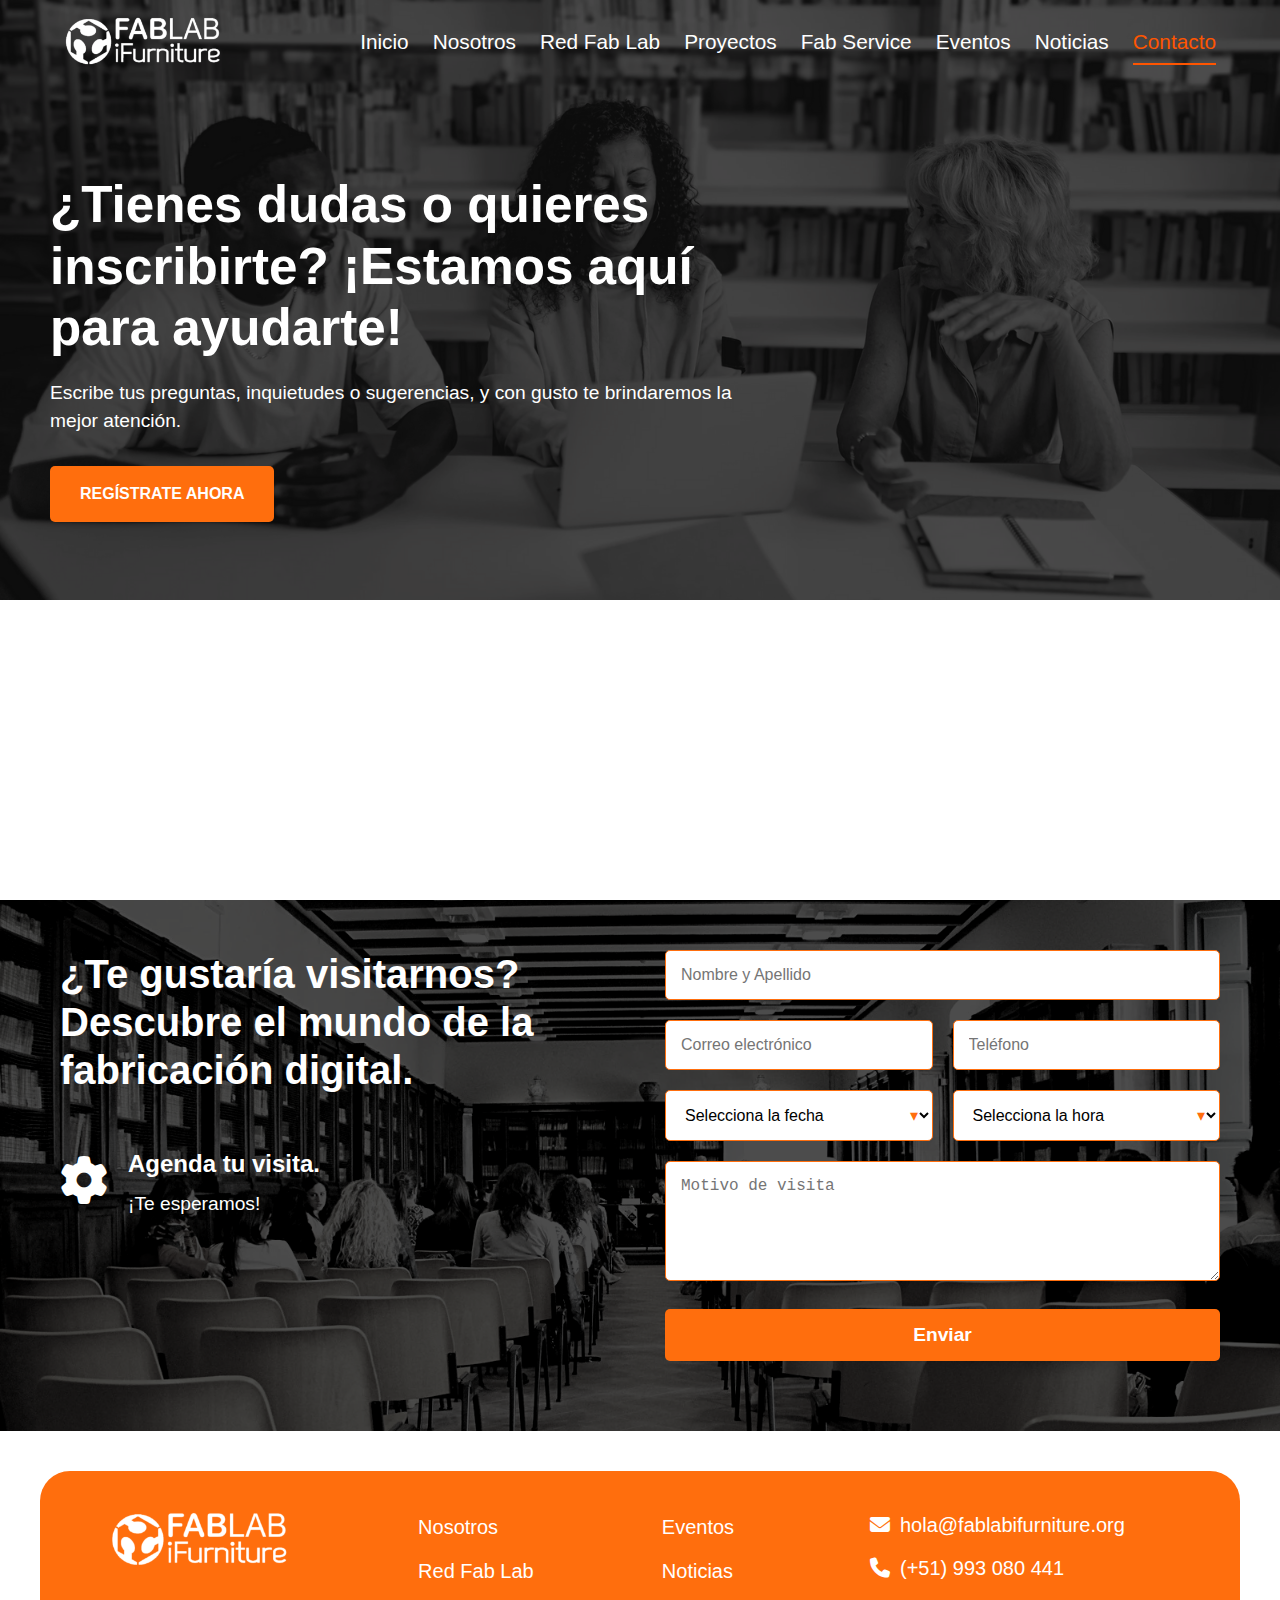
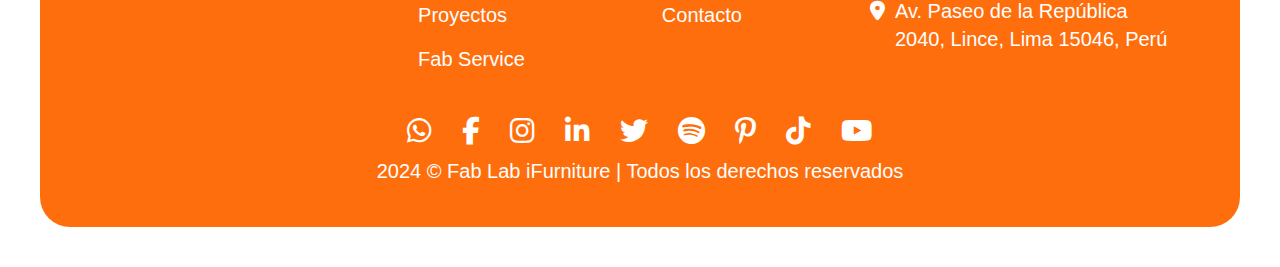
<file: contacto.html>
<!DOCTYPE html>
<html lang="es">
<head>
    <meta charset="UTF-8">
    <meta name="viewport" content="width=device-width, initial-scale=1.0">
    <title>Fab Lab iFurniture - Contacto</title>
    <link rel="icon" href="images/favicon.ico">
    <link rel="stylesheet" href="css/common.css">
    <link rel="stylesheet" href="css/contacto.css">
    <link rel="stylesheet" href="https://cdnjs.cloudflare.com/ajax/libs/font-awesome/6.2.0/css/all.min.css">
</head>
<body>
    <div id="navbar-container"></div>
    
    <header class="contact-header">
        <div class="header-content">
            <h1>¿Tienes dudas o quieres inscribirte? ¡Estamos aquí para ayudarte!</h1>
            <p>Escribe tus preguntas, inquietudes o sugerencias, y con gusto te brindaremos la mejor atención.</p>
            <a href="#contact-form" class="register-button">REGÍSTRATE AHORA</a>
        </div>
    </header>
    
    <section class="map-section">
        <iframe src="https://www.google.com/maps/embed?pb=!1m18!1m12!1m3!1d3901.20930953968!2d-77.02311078893953!3d-12.097818642804837!2m3!1f0!2f0!3f0!3m2!1i1024!2i768!4f13.1!3m3!1m2!1s0x9105c842d40367bd%3A0x20160a885b33ac3b!2sFab%20Lab%20Lima!5e0!3m2!1ses!2spe!4v1744935924320!5m2!1ses!2spe" width="600" height="550" style="border:0;" allowfullscreen="" loading="lazy" referrerpolicy="no-referrer-when-downgrade"></iframe>
    </section>
    
    <section id="contact-form" class="form-section">
        <div class="form-container">
            <div class="form-intro">
                <h2>¿Te gustaría visitarnos? Descubre el mundo de la fabricación digital.</h2>
                <div class="scheduling-info">
                    <div class="gear-icon">
                        <i class="fas fa-cog"></i>
                    </div>
                    <div class="scheduling-text">
                        <h3>Agenda tu visita.</h3>
                        <p>¡Te esperamos!</p>
                    </div>
                </div>
            </div>
            
            <div class="contact-form-wrapper">
                <form id="visitForm" class="contact-form">
                    <div class="form-group full-width">
                        <input type="text" id="name" name="name" placeholder="Nombre y Apellido" required>
                    </div>
                    
                    <div class="form-row">
                        <div class="form-group half-width">
                            <input type="email" id="email" name="email" placeholder="Correo electrónico" required>
                        </div>
                        <div class="form-group half-width">
                            <input type="tel" id="phone" name="phone" placeholder="Teléfono">
                        </div>
                    </div>
                    
                    <div class="form-row">
                        <div class="form-group half-width">
                            <div class="select-wrapper">
                                <select id="date" name="date" required>
                                    <option value="" disabled selected>Selecciona la fecha</option>
                                    <!-- Fechas se generarán con JavaScript -->
                                </select>
                                <div class="select-arrow">&#9662;</div>
                            </div>
                        </div>
                        <div class="form-group half-width">
                            <div class="select-wrapper">
                                <select id="time" name="time" required>
                                    <option value="" disabled selected>Selecciona la hora</option>
                                    <option value="09:00">09:00</option>
                                    <option value="10:00">10:00</option>
                                    <option value="11:00">11:00</option>
                                    <option value="12:00">12:00</option>
                                    <option value="13:00">13:00</option>
                                    <option value="14:00">14:00</option>
                                    <option value="15:00">15:00</option>
                                    <option value="16:00">16:00</option>
                                    <option value="17:00">17:00</option>
                                </select>
                                <div class="select-arrow">&#9662;</div>
                            </div>
                        </div>
                    </div>
                    
                    <div class="form-group full-width">
                        <textarea id="reason" name="reason" placeholder="Motivo de visita" rows="4"></textarea>
                    </div>
                    
                    <div class="form-group full-width">
                        <button type="submit" class="submit-button">Enviar</button>
                    </div>
                </form>
            </div>
        </div>
    </section>
    
    <div id="footer-container"></div>

    <script src="js/main.js"></script>
    <script src="js/nav.js"></script>
    <script src="js/components.js"></script>
    <script>
        // Generar fechas disponibles para los próximos 30 días
        document.addEventListener('DOMContentLoaded', function() {
            const dateSelect = document.getElementById('date');
            const today = new Date();
            
            for (let i = 1; i <= 30; i++) {
                const date = new Date(today);
                date.setDate(today.getDate() + i);
                
                // Skip weekends
                if (date.getDay() === 0 || date.getDay() === 6) continue;
                
                const dateStr = date.toLocaleDateString('es-ES', { 
                    year: 'numeric', 
                    month: '2-digit', 
                    day: '2-digit' 
                });
                
                const option = document.createElement('option');
                option.value = dateStr;
                option.textContent = dateStr;
                dateSelect.appendChild(option);
            }
        });
    </script>
</body>
</html>
</file>
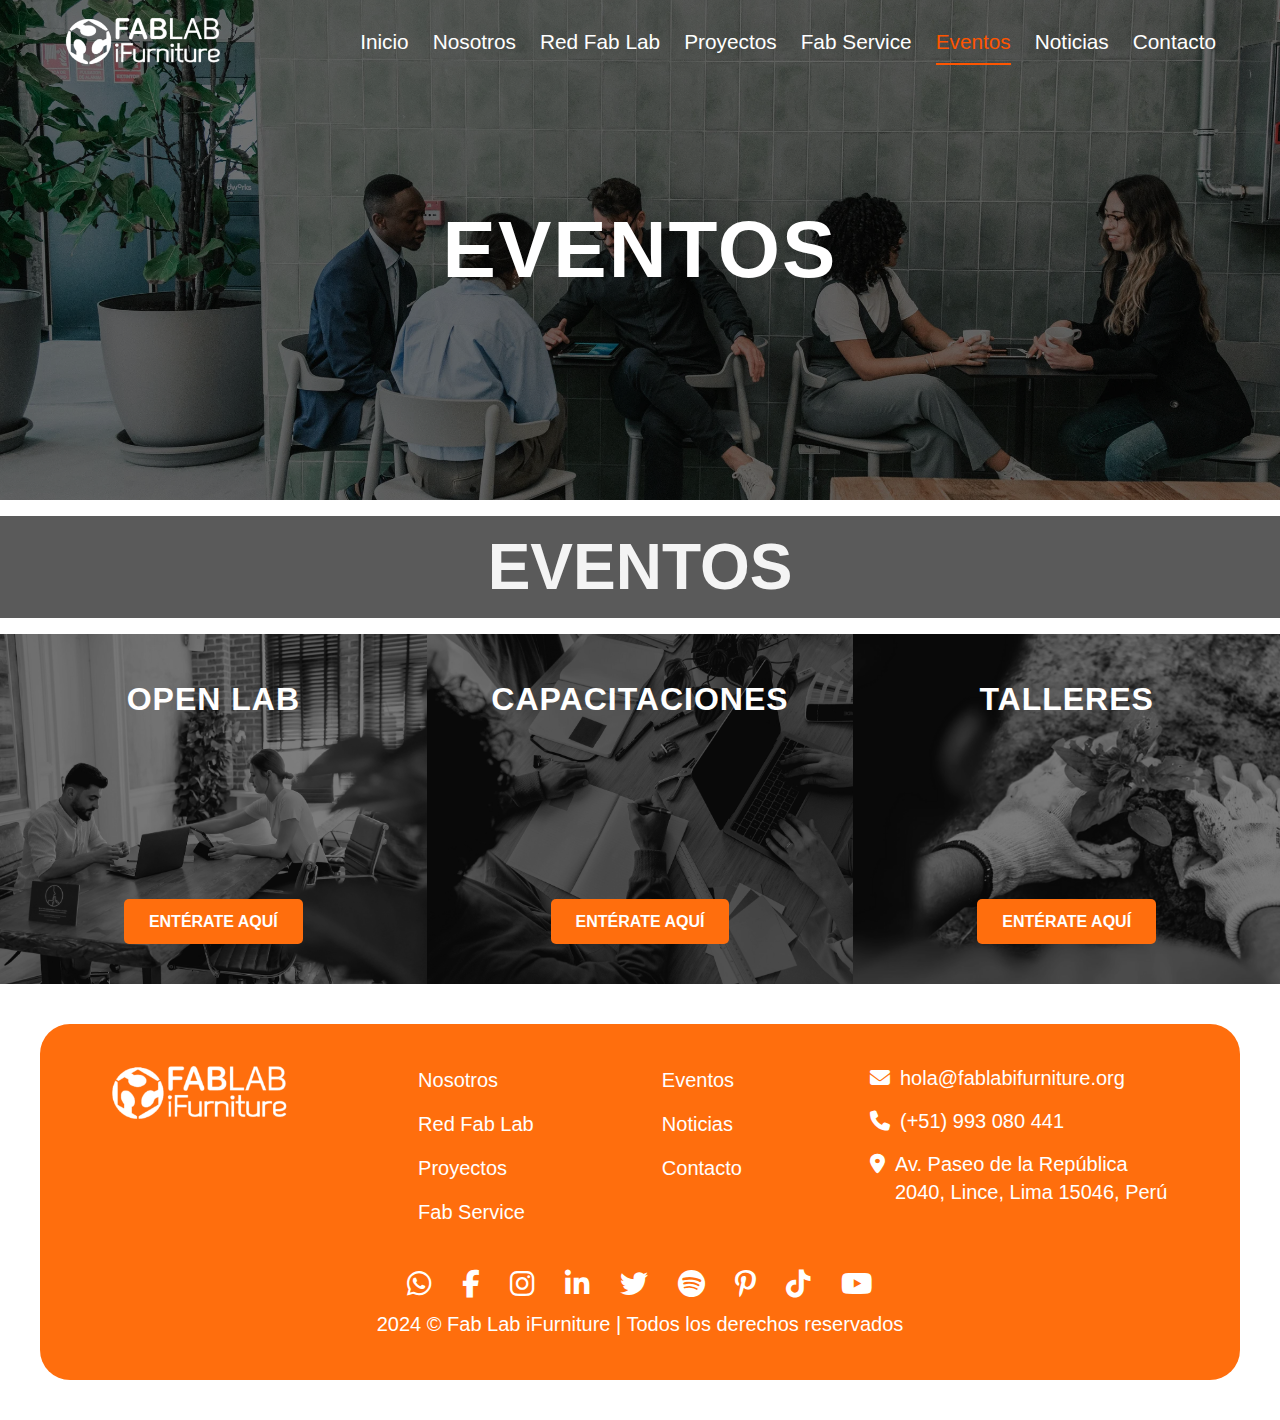
<file: eventos.html>
<!DOCTYPE html>
<html lang="es">
<head>
    <meta charset="UTF-8">
    <meta name="viewport" content="width=device-width, initial-scale=1.0">
    <title>Fab Lab iFurniture - Eventos</title>
    <link rel="icon" href="images/favicon.ico">
    <link rel="stylesheet" href="css/common.css">
    <link rel="stylesheet" href="css/eventos.css">
    <link rel="stylesheet" href="https://cdnjs.cloudflare.com/ajax/libs/font-awesome/6.2.0/css/all.min.css">
</head>
<body>
    <div id="navbar-container"></div>
    
    <header class="page-header">
        <!-- Background image showing people in a meeting/work environment -->
        <div class="header-content">
            <h1>EVENTOS</h1>
        </div>
    </header>
    
    <div>

            <h2>EVENTOS</h2>

        <section class="eventos-grid">
            <div class="evento-card">
                <div class="evento-image">
                    <!-- Image of people working in a lab setting -->
                    <div class="evento-overlay">
                        <h3>OPEN LAB</h3>
                        <a href="#" class="evento-button">ENTÉRATE AQUÍ</a>
                    </div>
                </div>
            </div>
            
            <div class="evento-card">
                <div class="evento-image">
                    <!-- Image of desk with laptop and materials -->
                    <div class="evento-overlay">
                        <h3>CAPACITACIONES</h3>
                        <a href="#" class="evento-button">ENTÉRATE AQUÍ</a>
                    </div>
                </div>
            </div>
            
            <div class="evento-card">
                <div class="evento-image">
                    <!-- Image of hands working with materials -->
                    <div class="evento-overlay">
                        <h3>TALLERES</h3>
                        <a href="#" class="evento-button">ENTÉRATE AQUÍ</a>
                    </div>
                </div>
            </div>
        </section>
    </div>
    
    <div id="footer-container"></div>

    <script src="js/main.js"></script>
    <script src="js/nav.js"></script>
    <script src="js/components.js"></script>
</body>
</html>
</file>
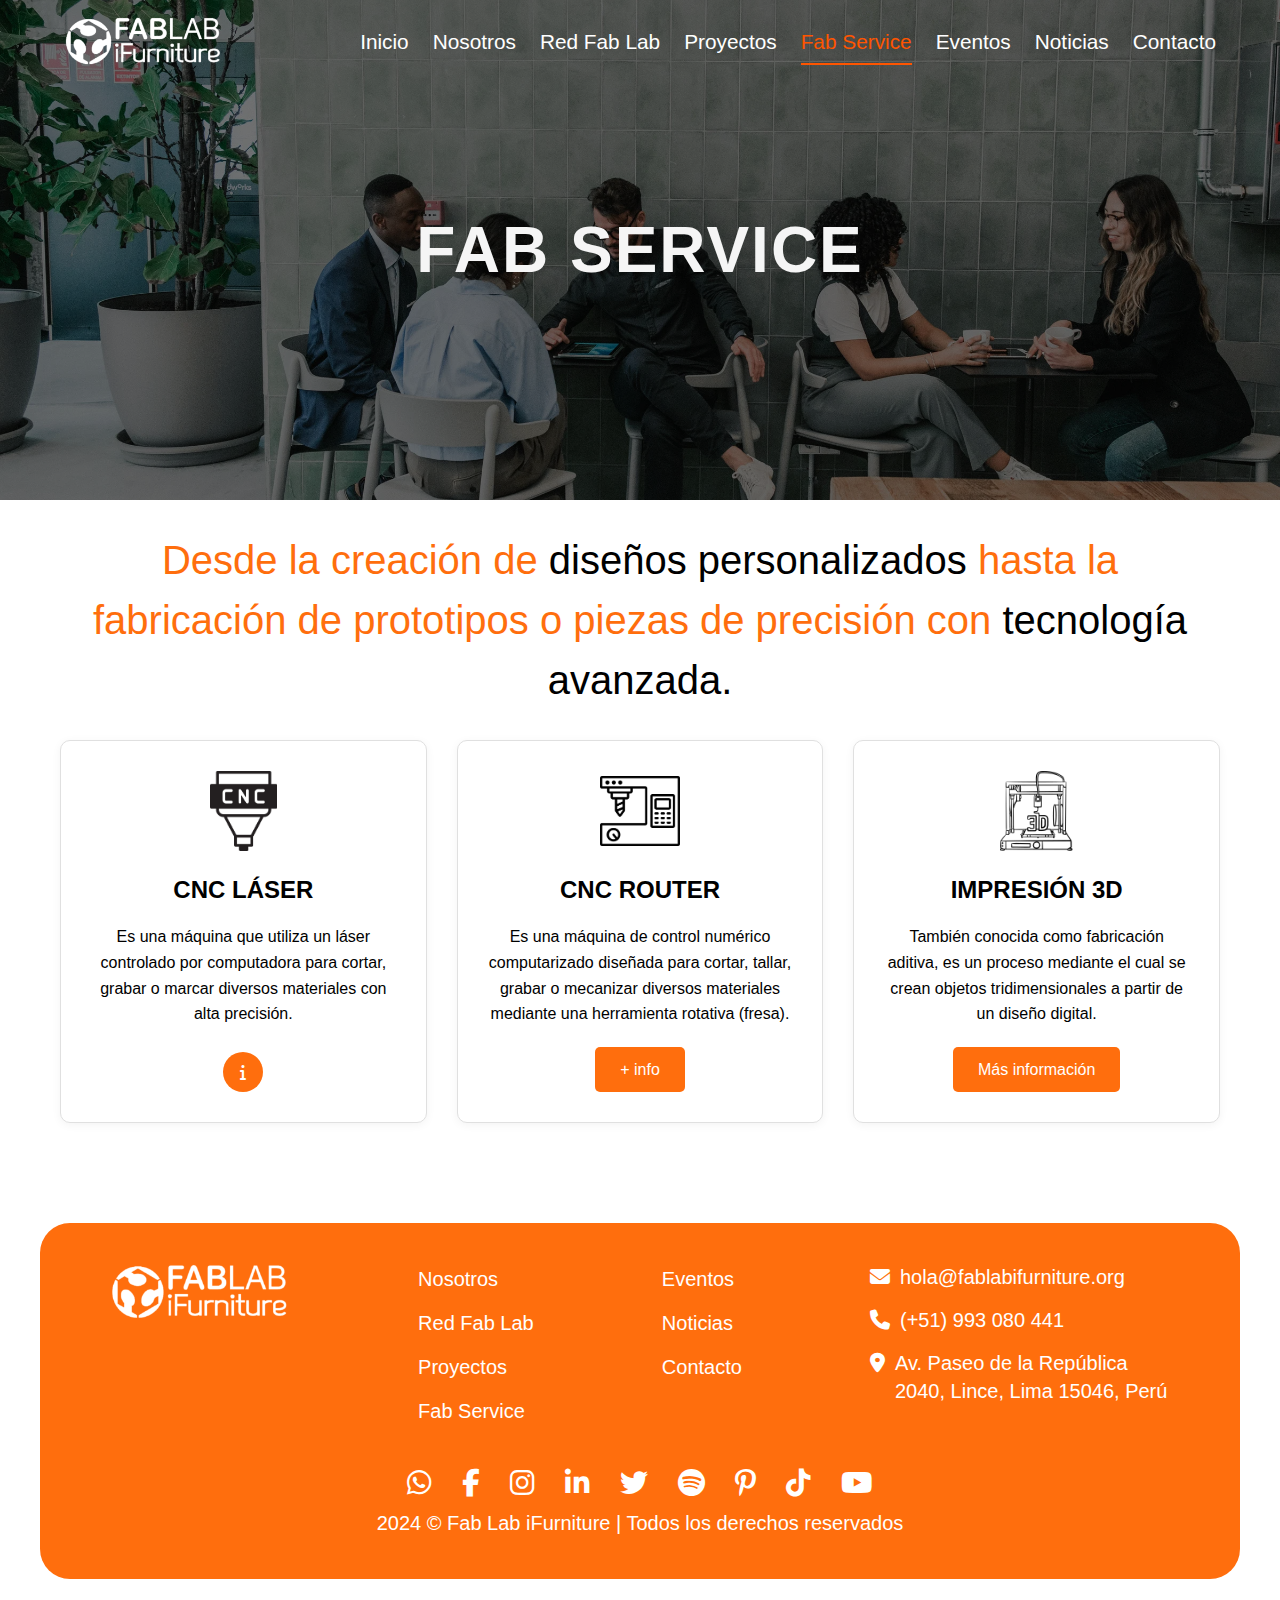
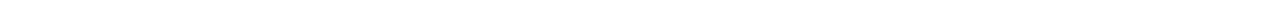
<file: fab-service.html>
<!DOCTYPE html>
<html lang="es">
<head>
    <meta charset="UTF-8">
    <meta name="viewport" content="width=device-width, initial-scale=1.0">
    <title>Fab Lab iFurniture - Fab Service</title>
    <link rel="icon" href="images/favicon.ico">
    <link rel="stylesheet" href="css/common.css">
    <link rel="stylesheet" href="css/fab-service.css">
    <link rel="stylesheet" href="https://cdnjs.cloudflare.com/ajax/libs/font-awesome/6.2.0/css/all.min.css">
</head>
<body>
    <div id="navbar-container"></div>
    
    <header class="page-header">
        <!-- Background image showing people in a work environment -->
        <div class="header-content">
            <h1>FAB SERVICE</h1>
        </div>
    </header>
    
    <div class="main-content">
        <section class="service-intro">
            <p class="service-description">
                <span class="text-orange">Desde la creación de</span> diseños personalizados <span class="text-orange">hasta la fabricación de prototipos o piezas de precisión con</span> tecnología avanzada.
            </p>
        </section>
        
        <section class="services-grid">
            <div class="service-card">
                <div class="service-icon">
                    <img src="/components/images/cnc.webp" alt="CNC Láser">
                </div>
                <h3>CNC LÁSER</h3>
                <p>Es una máquina que utiliza un láser controlado por computadora para cortar, grabar o marcar diversos materiales con alta precisión.</p>
                <div class="info-button">
                    <a href="#" class="info-circle"><i class="fas fa-info"></i></a>
                </div>
            </div>
            
            <div class="service-card">
                <div class="service-icon">
                    <img src="/components/images/cncRouter.webp" alt="CNC Router">
                </div>
                <h3>CNC ROUTER</h3>
                <p>Es una máquina de control numérico computarizado diseñada para cortar, tallar, grabar o mecanizar diversos materiales mediante una herramienta rotativa (fresa).</p>
                <div class="info-button">
                    <a href="#" class="more-info-btn">+ info</a>
                </div>
            </div>
            
            <div class="service-card">
                <div class="service-icon">
                    <img src="/components/images/impresion3d.webp" alt="Impresión 3D">
                </div>
                <h3>IMPRESIÓN 3D</h3>
                <p>También conocida como fabricación aditiva, es un proceso mediante el cual se crean objetos tridimensionales a partir de un diseño digital.</p>
                <div class="info-button">
                    <a href="#" class="more-info-btn">Más información</a>
                </div>
            </div>
        </section>
        
        <!-- You can add more sections as needed -->
        
    </div>
    
    <div id="footer-container"></div>

    <script src="js/main.js"></script>
    <script src="js/nav.js"></script>
    <script src="js/components.js"></script>
</body>
</html>
</file>
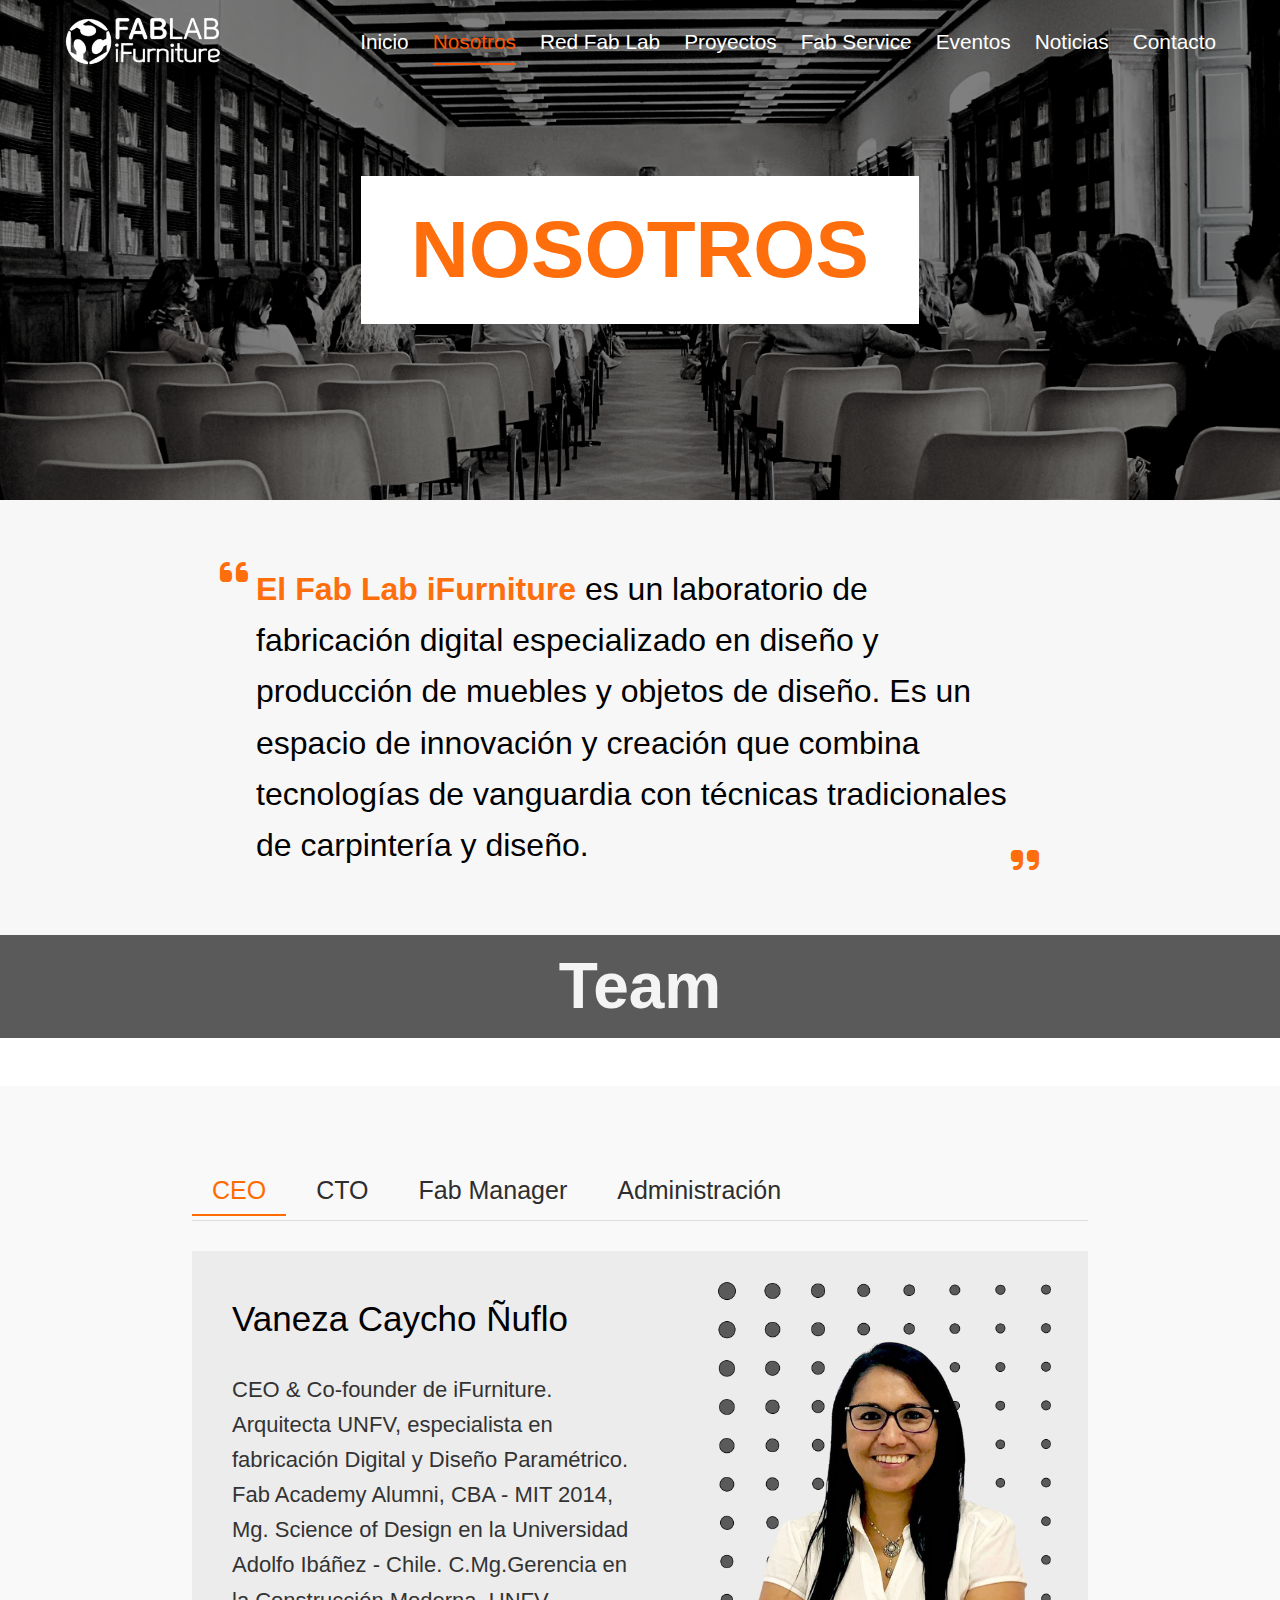
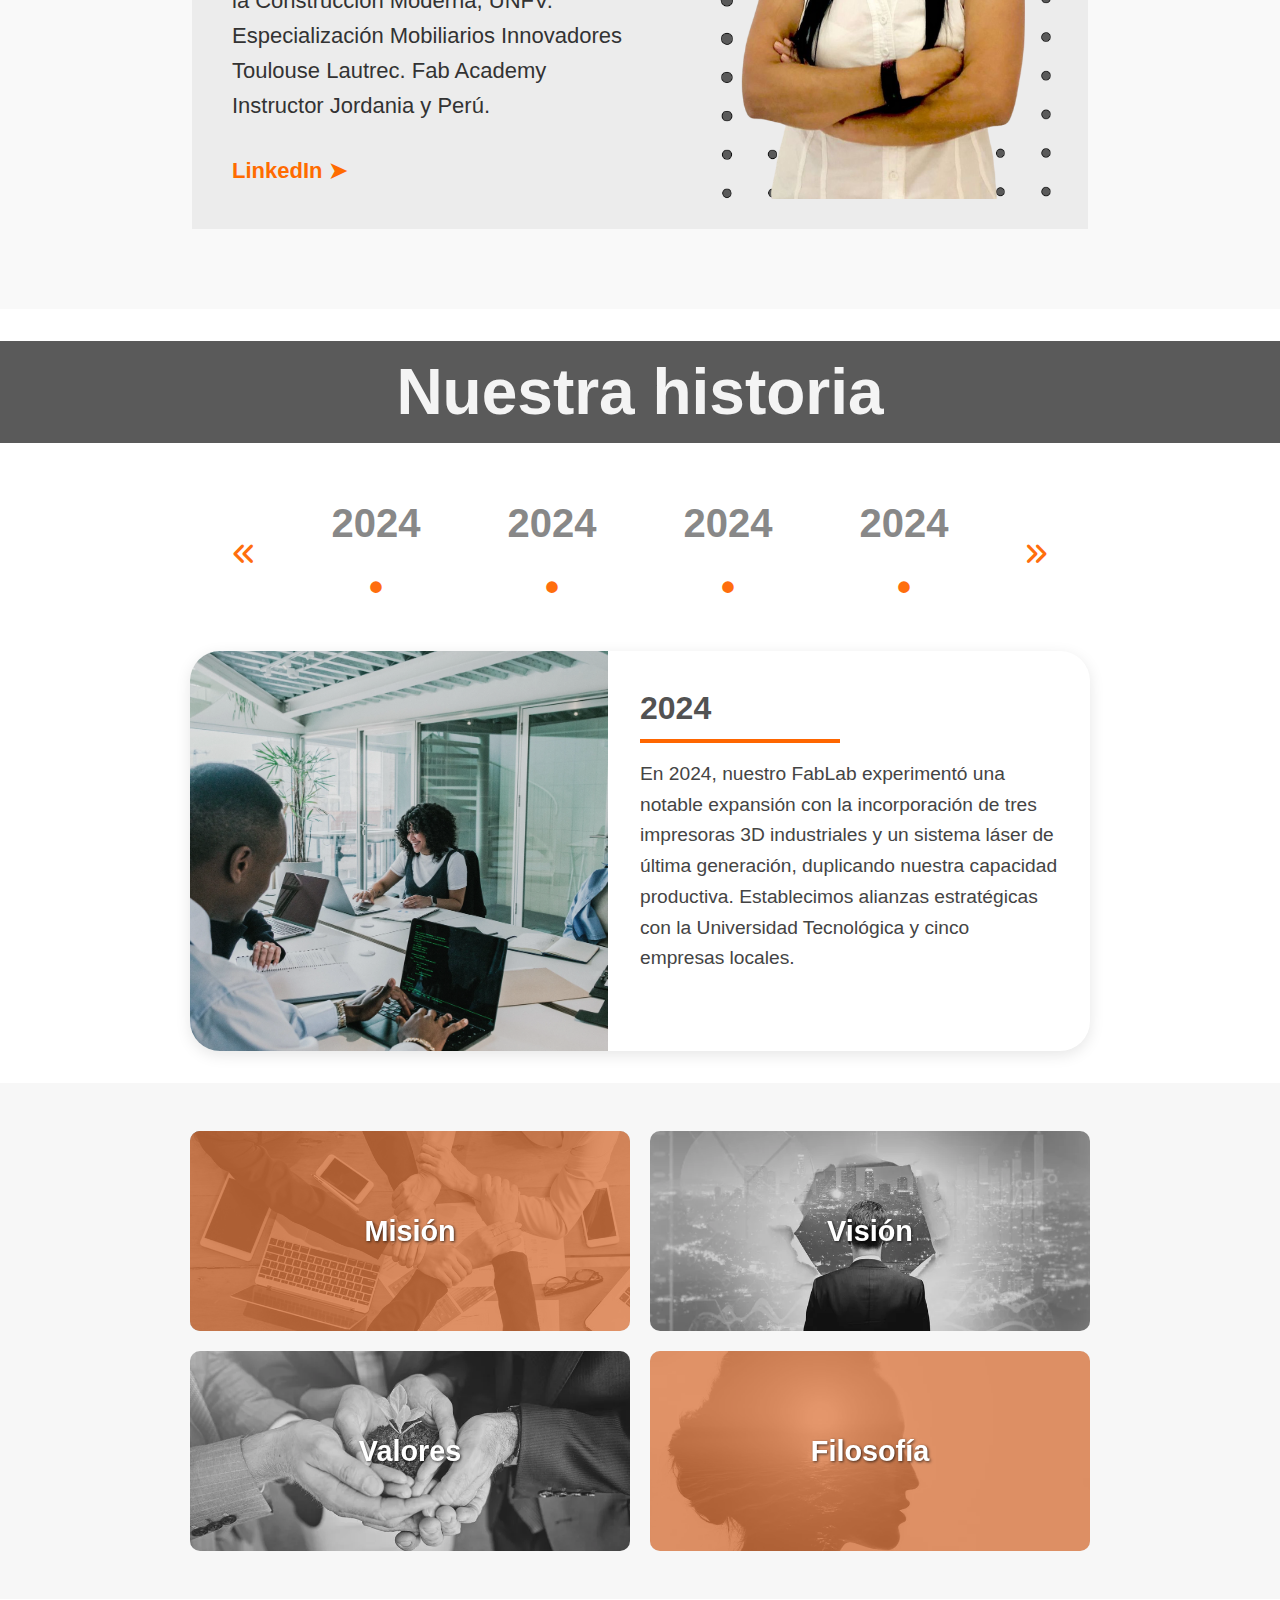
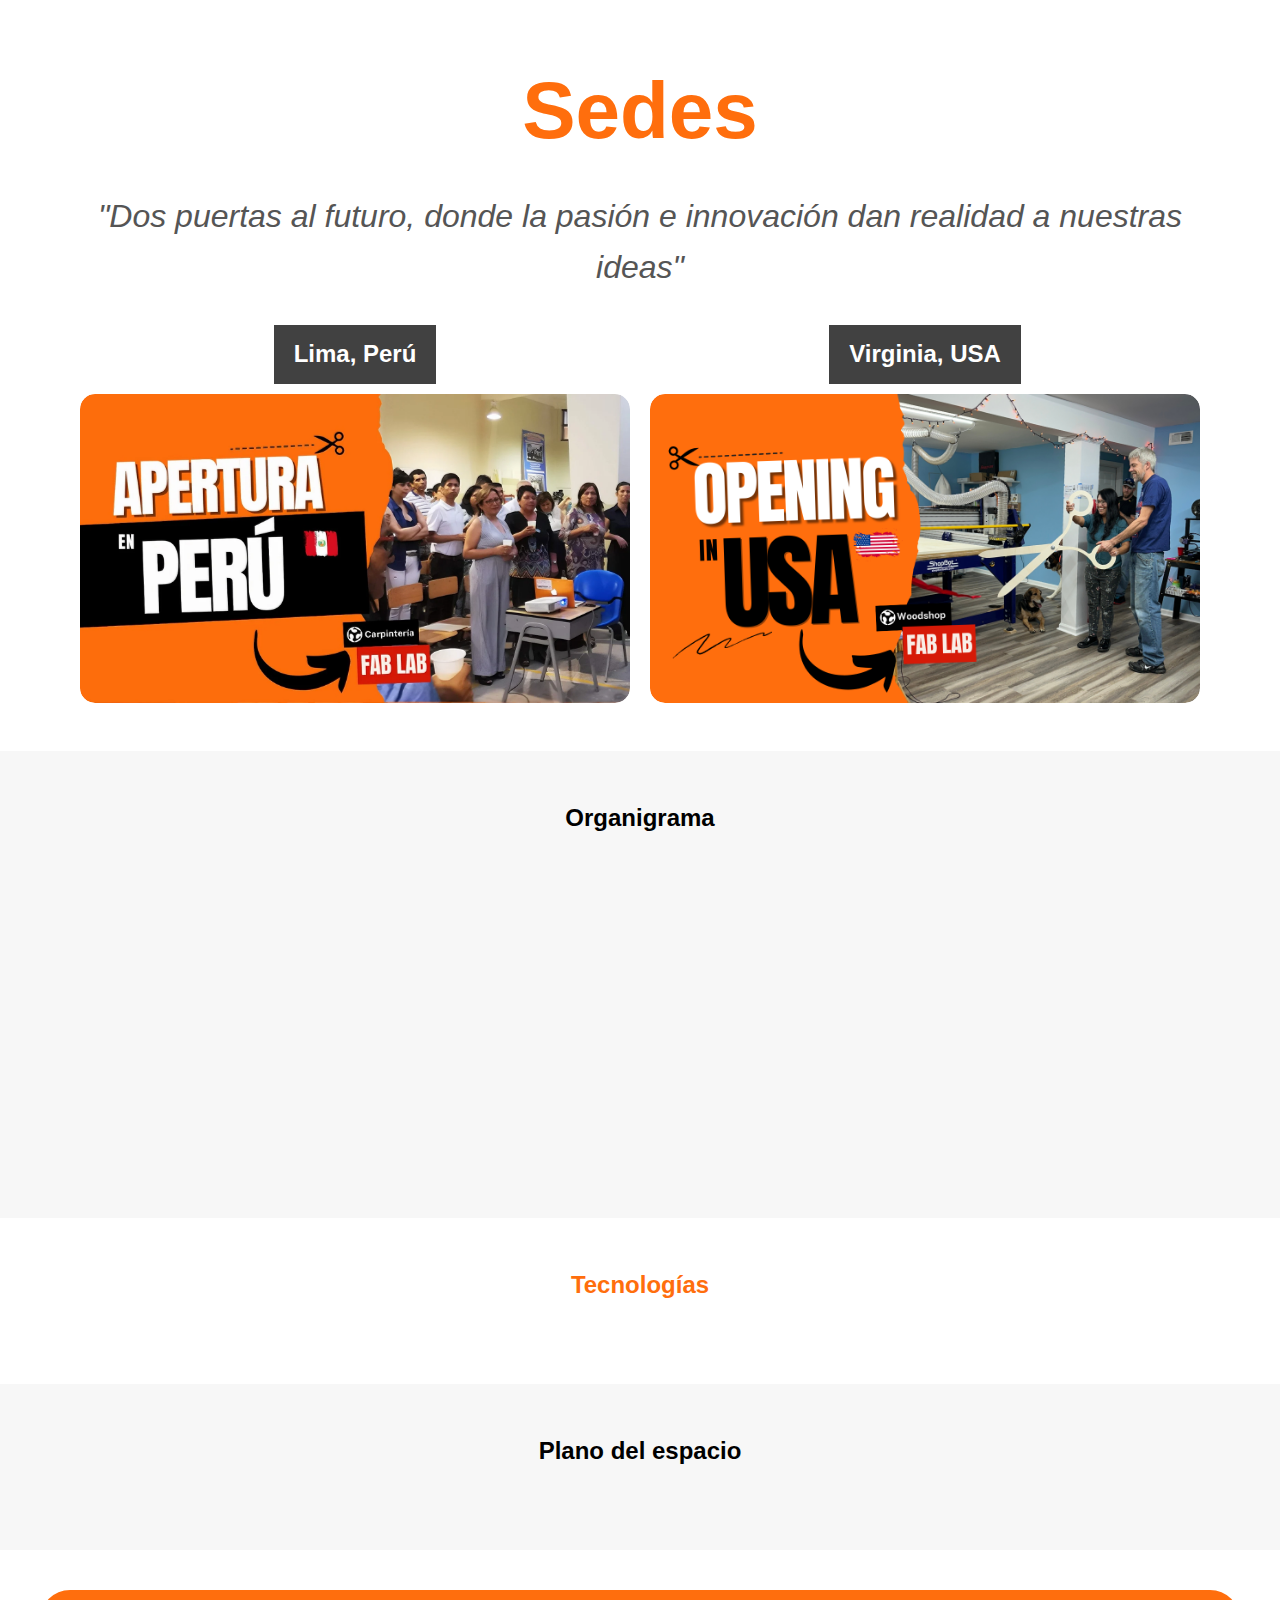
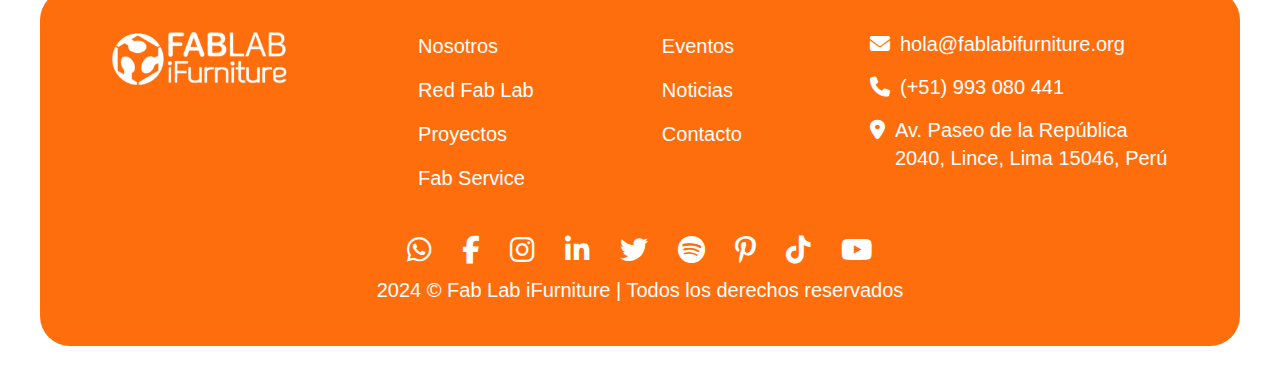
<file: nosotros.html>
<!DOCTYPE html>
<html lang="es">
<head>
    <meta charset="UTF-8">
    <meta name="viewport" content="width=device-width, initial-scale=1.0">
    <title>Fab Lab iFurniture - Nosotros</title>
    <link rel="icon" href="images/favicon.ico">
    <link rel="stylesheet" href="css/common.css">
    <link rel="stylesheet" href="css/nosotros.css">
    <link rel="stylesheet" href="https://cdnjs.cloudflare.com/ajax/libs/font-awesome/6.2.0/css/all.min.css">
</head>
<body>
    <div id="navbar-container"></div>

    <header class="page-header">
        <!-- Nota: Aquí va la imagen de fondo que muestra un espacio de trabajo de Fab Lab -->
        <div class="header-content">
            <h1>NOSOTROS</h1>
        </div>
    </header>

    <section class="about-intro">
        <div class="about-text">
            <div class="quote-left">
                <i class="fa fa-quote-left"></i>
            </div>
            <p><span class="highlight">El Fab Lab iFurniture</span> es un laboratorio de fabricación digital especializado en diseño y producción de muebles y objetos de diseño. Es un espacio de innovación y creación que combina tecnologías de vanguardia con técnicas tradicionales de carpintería y diseño.</p>
            <div class="quote-right">
                <i class="fa fa-quote-right"></i>
            </div>
        </div>
    </section>

    <!-- Team Section -->
    <h2 class="subtitle">Team</h2>
    <section class="team-section">
        <div class="team-nav">
          <button class="team-nav-btn active" data-role="CEO">CEO</button>
          <button class="team-nav-btn" data-role="CTO">CTO</button>
          <button class="team-nav-btn" data-role="Fab-Manager">
            Fab Manager
          </button>
          <button class="team-nav-btn" data-role="Administracion">
            Administración
          </button>
        </div>

        <div class="team-members">
          <!-- CEO Profile -->
          <div class="team-profile active" id="CEO">
            <div class="profile-card">
              <div class="profile-info">
                <h3>Vaneza Caycho Ñuflo</h3>
                <p class="profile-description">
                    CEO & Co-founder de iFurniture. Arquitecta
                    UNFV, especialista en fabricación Digital y
                    Diseño Paramétrico. Fab Academy Alumni,
                    CBA - MIT 2014, Mg. Science of Design en la
                    Universidad Adolfo Ibáñez - Chile.
                    C.Mg.Gerencia en la Construcción Moderna,
                    UNFV. Especialización Mobiliarios
                    Innovadores Toulouse Lautrec. Fab Academy
                    Instructor Jordania y Perú.
                </p>
                <a href="#" class="profile-link">LinkedIn ➤</a>
              </div>
              <div class="profile-image-container">
                <div class="dots-pattern"></div>
                <div class="profile-image">
                  <img src="/components/images/puntos.png" alt="puntos" />
                  <img src="/components/images/vanesa.png" alt="Vaneza Caycho Ñuflo" />
                </div>
              </div>
            </div>
          </div>

          <!-- CTO Profile -->
          <div class="team-profile" id="CTO">
            <div class="profile-card">
              <div class="profile-info">
                <h3>Cristian Loayza Egoavil</h3>
                <p class="profile-description">
                    CTO & Co-Founder de iFurniture. Arquitecto
                    por la Universidad Nacional Federico Villarreal
                    (UNFV), Candidato Maestría en Ingeniería de
                    Sistemas con mención en Gestión de
                    Tecnologías de la información de la Escuela
                    de Postgrado UNFV. Diseñador de Mobiliarios,
                    Maker, Especialista en fabricación digital.
                    Instructor de Máquinas Láser y Router CNC.
                    Fab Academy Alumni 2024.
                </p>
                <a href="#" class="profile-link">LinkedIn ➤</a>
              </div>
              <div class="profile-image-container">
                <div class="dots-pattern"></div>
                <div class="profile-image">
                    <img src="/components/images/puntos.png" alt="puntos" />
                    <img src="/components/images/Cristian.png" alt="Cristian" />
                </div>
              </div>
            </div>
          </div>

          <!-- Fab Manager Profile -->
          <div class="team-profile" id="Fab-Manager">
            <div class="profile-card">
              <div class="profile-info">
                <h3>Evelyn Cuadrado Guerrero</h3>
                <p class="profile-description">
                    Arquitecta de la Universidad Continental, Fab
                    Manager del Fab Lab iFurniture, integrante del
                    Programa The Woman Designer, con
                    experiencia en proyectos de vivienda, trámites
                    documentarios. 
                    
                    Artista Urbana, Maker en Fab Lab Lima, co-
                    investigadora en proyectos urbanos UC:
                    Tradición y modernidad en la arquitectura del
                    Mantaro, DESCO Centro de estudios y
                    promoción del desarrollo 2012 (Los pueblos
                    Urbanos del Valle del Mantaro).
                </p>
                <a href="#" class="profile-link">LinkedIn ➤</a>
              </div>
              <div class="profile-image-container">
                <div class="dots-pattern"></div>
                <div class="profile-image">
                    <img src="/components/images/puntos.png" alt="puntos" />
                    <img src="/components/images/Evelyn.png" alt="Evelyn" />
                </div>
              </div>
            </div>
          </div>

          <!-- Administración Profile -->
          <div class="team-profile" id="Administracion">
            <div class="profile-card">
              <div class="profile-info">
                <h3>Jhajaira Curisinche Matute</h3>
                <p class="profile-description">
                    Arquitecta de la Universidad Continental, Fab
                    Manager del Fab Lab iFurniture, integrante del
                    Programa The Woman Designer, con
                    experiencia en proyectos de vivienda, trámites
                    documentarios. 
                    
                    Artista Urbana, Maker en Fab Lab Lima, co-
                    investigadora en proyectos urbanos UC:
                    Tradición y modernidad en la arquitectura del
                    Mantaro, DESCO Centro de estudios y
                    promoción del desarrollo 2012 (Los pueblos
                    Urbanos del Valle del Mantaro).
                </p>
                <a href="#" class="profile-link">LinkedIn ➤</a>
              </div>
              <div class="profile-image-container">
                <div class="dots-pattern"></div>
                <div class="profile-image">
                    <img src="/components/images/puntos.png" alt="puntos" />
                    <img src="/components/images/Yajaira.png" alt="Jayaira" />
                </div>
              </div>
            </div>
          </div>
        </div>
      </section>
    
    <div>
        

        <section class="history-section">
            <h2>Nuestra historia</h2>
            <div class="timeline">
                <div class="timeline-controls">
                    <button class="prev-btn"><i class="fas fa-angle-double-left"></i></button>
                    <div class="timeline-years">
                        <span class="year">2024</span>
                        <span class="year">2024</span>
                        <span class="year">2024</span>
                        <span class="year">2024</span>
                    </div>
                    <button class="next-btn"><i class="fas fa-angle-double-right"></i></button>
                </div>
                <div class="timeline-content">
                    <div class="timeline-card">
                        <div class="timeline-image">
                            <img src="components/images/nuestraHistoria1.webp" alt="Imagen de historia">
                        </div>
                        <div class="timeline-info">
                            <h2 class="year-stamp">2024</h2>
                            <div class="year-line"></div>
                            <p class="event-description">En 2024, nuestro FabLab experimentó una notable expansión con la incorporación de tres impresoras 3D industriales y un sistema láser de última generación, duplicando nuestra capacidad productiva. Establecimos alianzas estratégicas con la Universidad Tecnológica y cinco empresas locales.</p>
                        </div>
                    </div>
                </div>
            </div>
        </section>

        <section class="values-section">
            <div class="cards-grid">
                <div class="flip-card" onclick="this.classList.toggle('flipped')">
                    <div class="flip-card-inner">
                        <div class="flip-card-front mission">
                            <h3>Misión</h3>
                        </div>
                        <div class="flip-card-back orange">
                            <p>Ofrecer productos y servicios de calidad que superen las expectativas de nuestros clientes.
                                Trabajamos con dedicación para generar valor y confianza en cada interacción.</p>
                        </div>
                    </div>
                </div>
                
                <div class="flip-card" onclick="this.classList.toggle('flipped')">
                    <div class="flip-card-inner">
                        <div class="flip-card-front vision">
                            <h3>Visión</h3>
                        </div>
                        <div class="flip-card-back gray">
                            <p>Ser líderes en nuestro sector, reconocidos por la excelencia y la innovación constante.
                                Aspiramos a crecer de forma sostenible, generando impacto positivo en la sociedad.</p>
                        </div>
                    </div>
                </div>
                
                <div class="flip-card" onclick="this.classList.toggle('flipped')">
                    <div class="flip-card-inner">
                        <div class="flip-card-front values">
                            <h3>Valores</h3>
                        </div>
                        <div class="flip-card-back gray">
                            <p>Compromiso, integridad y trabajo en equipo son la base de todo lo que hacemos.
                                Creemos en la mejora continua y el respeto hacia nuestros clientes y colaboradores.</p>
                        </div>
                    </div>
                </div>
                
                <div class="flip-card" onclick="this.classList.toggle('flipped')">
                    <div class="flip-card-inner">
                        <div class="flip-card-front philosophy">
                            <h3>Filosofía</h3>
                        </div>
                        <div class="flip-card-back orange">
                            <p>Ponemos al cliente en el centro de nuestras decisiones, guiados por la empatía y la calidad.
                                Nos movemos con pasión y propósito, creando experiencias significativas cada día.</p>
                        </div>
                    </div>
                </div>
            </div>
        </section>

        <section class="locations-section">
            <h2>Sedes</h2>
            <p class="quote">"Dos puertas al futuro, donde la pasión e innovación dan realidad a nuestras ideas"</p>
            
            <div class="locations-grid">
                <div class="location-item">
                    <div class="location-header">Lima, Perú</div>
                    <div class="location-photo">
                        <img src="/components/images/limaPeru.webp" alt="Lima Peru Fab Lab">
                    </div>
                </div>
                
                <div class="location-item">
                    <div class="location-header">Virginia, USA</div>
                    <div class="location-photo">
                        <img src="/components/images/usa.webp" alt="Virginia USA Fab Lab">
                    </div>
                </div>
            </div>
        </section>

        <section class="organization-section">
            <h2>Organigrama</h2>
            <div class="org-chart">
                <!-- Nota: Aquí irá el organigrama -->
            </div>
        </section>

        <section class="technologies-section">
            <h2>Tecnologías</h2>
            <div class="tech-grid">
                <!-- Nota: Aquí irán iconos o imágenes de las tecnologías utilizadas -->
            </div>
        </section>

        <section class="floorplan-section">
            <h2>Plano del espacio</h2>
            <div class="floorplan">
                <!-- Nota: Aquí va la imagen del plano -->
            </div>
        </section>
    </d>
    
    <div id="footer-container"></div>

    <script src="js/main.js"></script>
    <script src="js/nav.js"></script>
    <script src="js/components.js"></script>
    <script>
        // Funcionalidad para el timeline
        document.addEventListener('DOMContentLoaded', function() {
            const prevBtn = document.querySelector('.prev-btn');
            const nextBtn = document.querySelector('.next-btn');
            
            // Implementar navegación del timeline cuando tengas múltiples tarjetas
            if (prevBtn && nextBtn) {
                prevBtn.addEventListener('click', function() {
                    // Navegación a elemento anterior
                });
                
                nextBtn.addEventListener('click', function() {
                    // Navegación a elemento siguiente
                });
            }
        });

            // Team Section Navigation
    const teamNavBtns = document.querySelectorAll('.team-nav-btn');
    const teamProfiles = document.querySelectorAll('.team-profile');
    
    teamNavBtns.forEach(btn => {
        btn.addEventListener('click', function() {
            // Remove active class from all buttons and profiles
            teamNavBtns.forEach(item => item.classList.remove('active'));
            teamProfiles.forEach(profile => profile.classList.remove('active'));
            
            // Add active class to clicked button
            this.classList.add('active');
            
            // Show corresponding profile
            const role = this.getAttribute('data-role');
            document.getElementById(role).classList.add('active');
        });
    });
    </script>
</body>
</html>
</file>
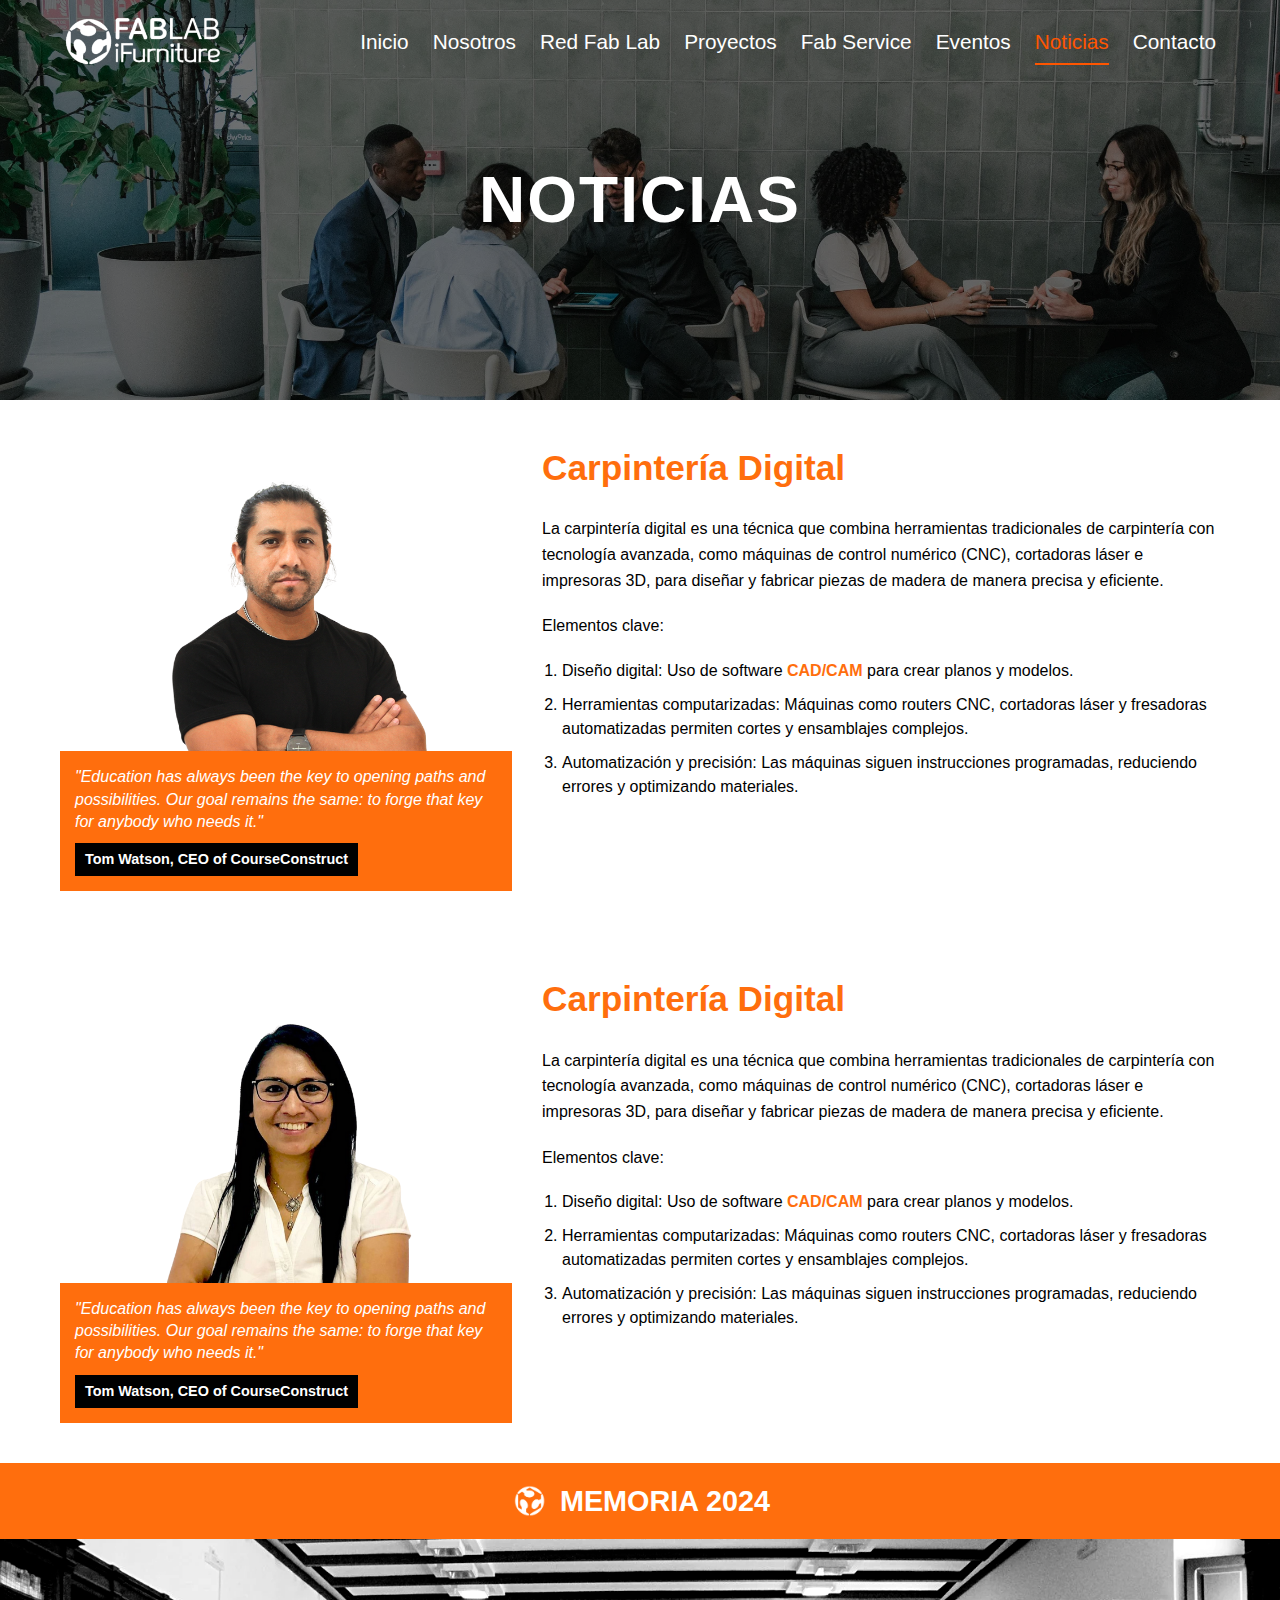
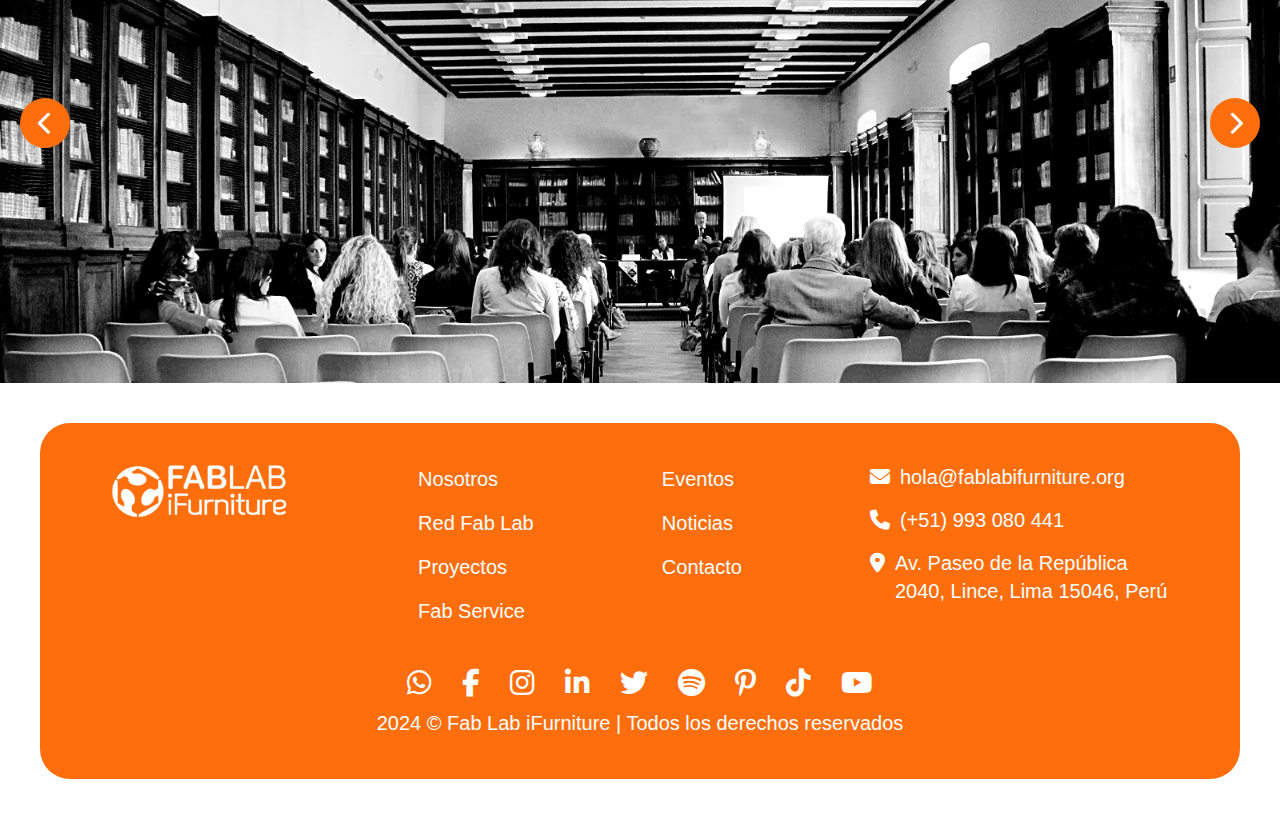
<file: noticias.html>
<!DOCTYPE html>
<html lang="es">
<head>
    <meta charset="UTF-8">
    <meta name="viewport" content="width=device-width, initial-scale=1.0">
    <title>Fab Lab iFurniture - Noticias</title>
    <link rel="icon" href="images/favicon.ico">
    <link rel="stylesheet" href="css/common.css">
    <link rel="stylesheet" href="css/noticias.css">
    <link rel="stylesheet" href="https://cdnjs.cloudflare.com/ajax/libs/font-awesome/6.2.0/css/all.min.css">
</head>
<body>
    <div id="navbar-container"></div>
    
    <header class="page-header">
        <!-- Background image showing people in a meeting/work environment -->
        <div class="header-content">
            <h1>NOTICIAS</h1>
        </div>
    </header>
    
    <div>
        <section class="news-section news-layout-1">
            <div class="news-image">
                <img src="/components/images/Cristian.png" alt="Persona en espacio de trabajo">
                <div class="quote-overlay">
                    <p class="quote">"Education has always been the key to opening paths and possibilities. Our goal remains the same: to forge that key for anybody who needs it."</p>
                    <p class="quote-author">Tom Watson, CEO of CourseConstruct</p>
                </div>
            </div>
            <div class="news-content">
                <h2 class="news-title">Carpintería Digital</h2>
                <p>La carpintería digital es una técnica que combina herramientas tradicionales de carpintería con tecnología avanzada, como máquinas de control numérico (CNC), cortadoras láser e impresoras 3D, para diseñar y fabricar piezas de madera de manera precisa y eficiente.</p>
                <div class="key-elements">
                    <p>Elementos clave:</p>
                    <ol>
                        <li>Diseño digital: Uso de software <span class="highlight">CAD/CAM</span> para crear planos y modelos.</li>
                        <li>Herramientas computarizadas: Máquinas como routers CNC, cortadoras láser y fresadoras automatizadas permiten cortes y ensamblajes complejos.</li>
                        <li>Automatización y precisión: Las máquinas siguen instrucciones programadas, reduciendo errores y optimizando materiales.</li>
                    </ol>
                </div>
            </div>
        </section>
        
        <section class="news-section news-layout-2">
            <div class="news-content">
                <h2 class="news-title">Carpintería Digital</h2>
                <p>La carpintería digital es una técnica que combina herramientas tradicionales de carpintería con tecnología avanzada, como máquinas de control numérico (CNC), cortadoras láser e impresoras 3D, para diseñar y fabricar piezas de madera de manera precisa y eficiente.</p>
                <div class="key-elements">
                    <p>Elementos clave:</p>
                    <ol>
                        <li>Diseño digital: Uso de software <span class="highlight">CAD/CAM</span> para crear planos y modelos.</li>
                        <li>Herramientas computarizadas: Máquinas como routers CNC, cortadoras láser y fresadoras automatizadas permiten cortes y ensamblajes complejos.</li>
                        <li>Automatización y precisión: Las máquinas siguen instrucciones programadas, reduciendo errores y optimizando materiales.</li>
                    </ol>
                </div>
            </div>
            <div class="news-image">
                <img src="/components/images/vanesa.png" alt="Persona en espacio de trabajo">
                <div class="quote-overlay">
                    <p class="quote">"Education has always been the key to opening paths and possibilities. Our goal remains the same: to forge that key for anybody who needs it."</p>
                    <p class="quote-author">Tom Watson, CEO of CourseConstruct</p>
                </div>
            </div>
        </section>
        
        <section class="memoria-section">
            <div class="memoria-container">
                <div class="memoria-header">
                    <div class="memoria-logo">
                        <img src="/components/images/logo_engranaje.webp" alt="Fab Lab Logo">
                    </div>
                    <h2>MEMORIA 2024</h2>
                </div>
                <div class="memoria-image">
                    <img src="/components/images/nosotros1.webp" alt="Evento Fab Lab">
                </div>
                <div class="navigation-arrows">
                    <button class="arrow-left"><i class="fas fa-chevron-left"></i></button>
                    <button class="arrow-right"><i class="fas fa-chevron-right"></i></button>
                </div>
            </div>
        </section>
    </div>
    
    <div id="footer-container"></div>

    <script src="js/main.js"></script>
    <script src="js/nav.js"></script>
    <script src="js/components.js"></script>
</body>
</html>
</file>
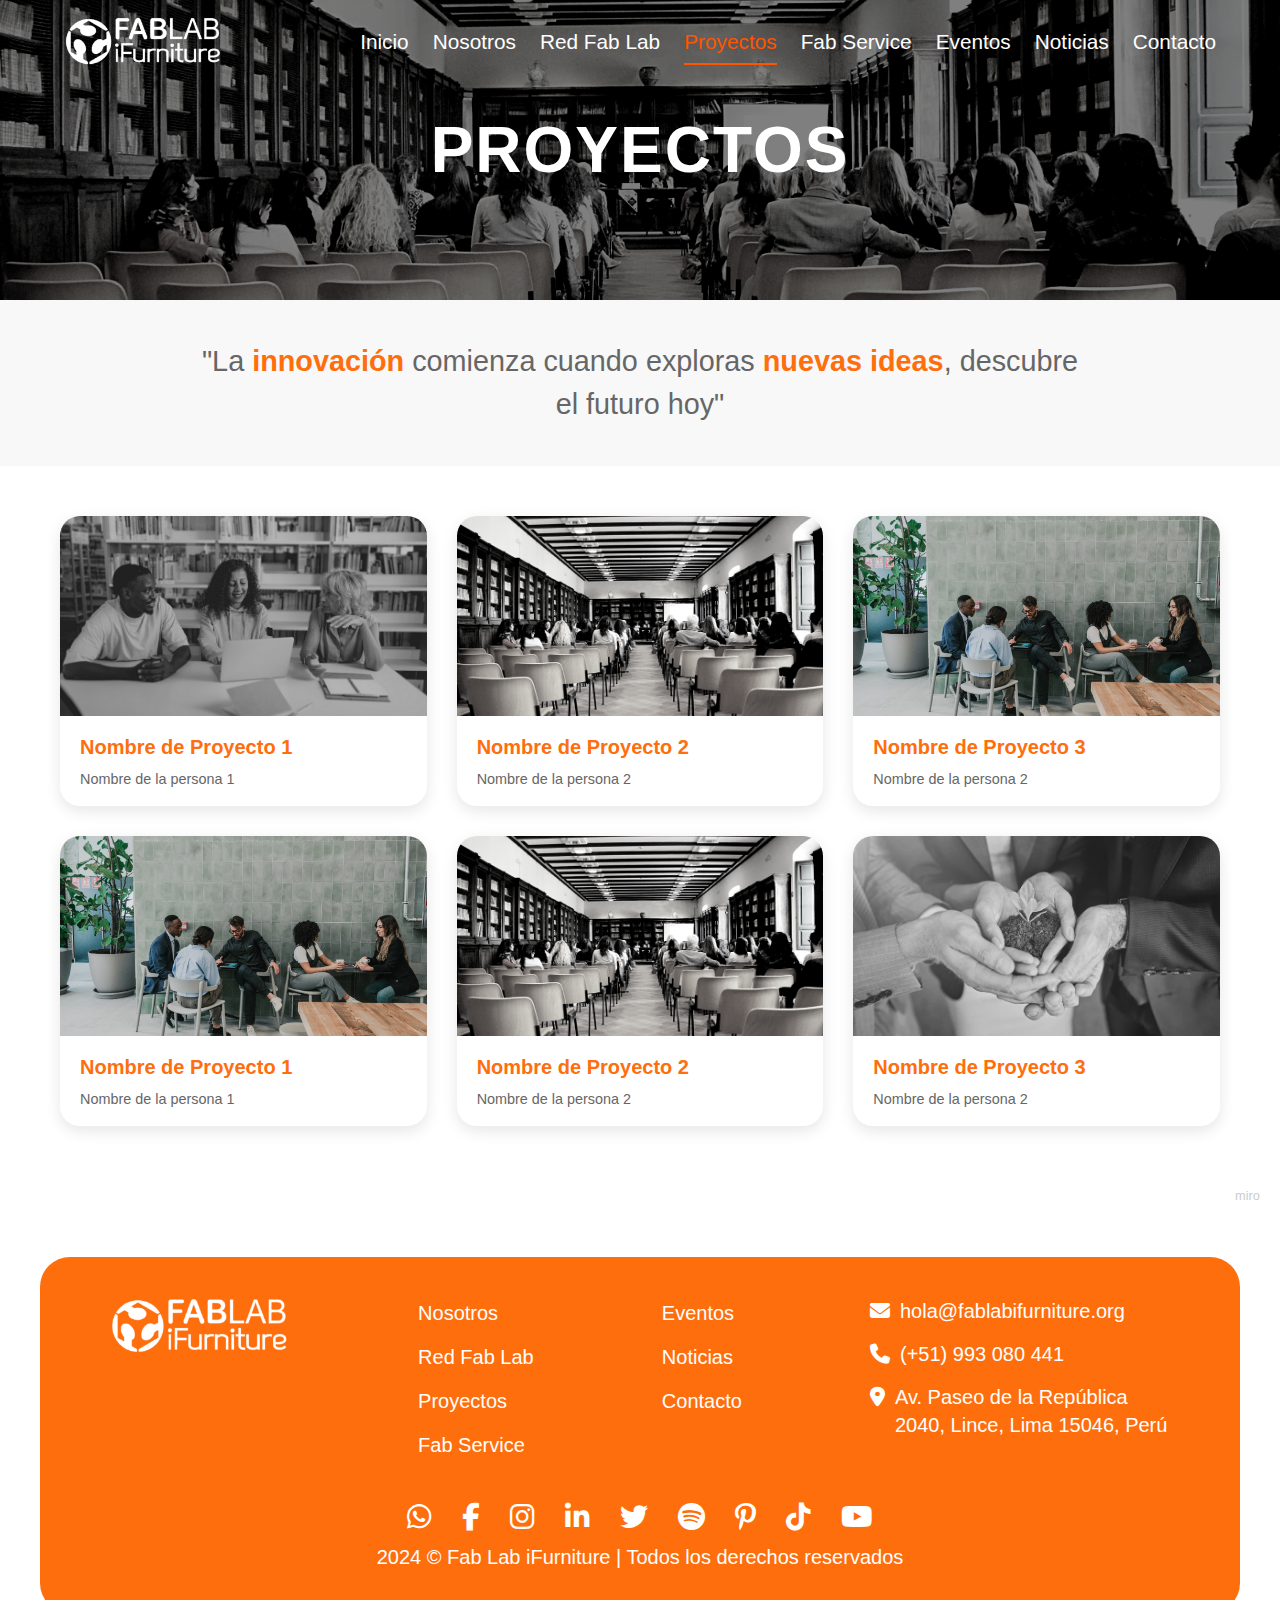
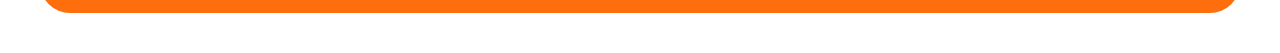
<file: proyectos.html>
<!DOCTYPE html>
<html lang="es">
<head>
    <meta charset="UTF-8">
    <meta name="viewport" content="width=device-width, initial-scale=1.0">
    <title>Fab Lab iFurniture - Proyectos</title>
    <link rel="icon" href="images/favicon.ico">
    <link rel="stylesheet" href="css/common.css">
    <link rel="stylesheet" href="css/proyectos.css">
    <link rel="stylesheet" href="https://cdnjs.cloudflare.com/ajax/libs/font-awesome/6.2.0/css/all.min.css">
</head>
<body>
    <div id="navbar-container"></div>
    
    <header class="proyectos-header">
        <div class="header-overlay"></div>
        <div class="header-content">
            <h1>PROYECTOS</h1>
        </div>
    </header>
    
    <section class="quote-section">
        <div class="quote-container">
            <h2>"La <span class="highlight">innovación</span> comienza cuando exploras <span class="highlight">nuevas ideas</span>, descubre el futuro hoy"</h2>
        </div>
    </section>
    
    <section class="projects-section">
        <div class="projects-grid">
            <!-- Proyecto 1 -->
            <div class="project-card">
                <div class="project-image">
                    <img src="/components/images/queEsFabLab.webp" alt="Proyecto 1">
                </div>
                <div class="project-info">
                    <h3 class="project-title">Nombre de Proyecto 1</h3>
                    <p class="project-author">Nombre de la persona 1</p>
                </div>
            </div>
            
            <!-- Proyecto 2 -->
            <div class="project-card">
                <div class="project-image">
                    <img src="/components/images/nosotros1.webp" alt="Proyecto 2">
                </div>
                <div class="project-info">
                    <h3 class="project-title">Nombre de Proyecto 2</h3>
                    <p class="project-author">Nombre de la persona 2</p>
                </div>
            </div>
            
            <!-- Proyecto 3 -->
            <div class="project-card">
                <div class="project-image">
                    <img src="/components/images/redFabLab.webp" alt="Proyecto 3">
                </div>
                <div class="project-info">
                    <h3 class="project-title">Nombre de Proyecto 3</h3>
                    <p class="project-author">Nombre de la persona 2</p>
                </div>
            </div>
            
            <!-- Proyecto 4 -->
            <div class="project-card">
                <div class="project-image">
                    <img src="/components/images/redFabLab.webp" alt="Proyecto 1">
                </div>
                <div class="project-info">
                    <h3 class="project-title">Nombre de Proyecto 1</h3>
                    <p class="project-author">Nombre de la persona 1</p>
                </div>
            </div>
            
            <!-- Proyecto 5 -->
            <div class="project-card">
                <div class="project-image">
                    <img src="/components/images/nosotros1.webp" alt="Proyecto 2">
                </div>
                <div class="project-info">
                    <h3 class="project-title">Nombre de Proyecto 2</h3>
                    <p class="project-author">Nombre de la persona 2</p>
                </div>
            </div>
            
            <!-- Proyecto 6 -->
            <div class="project-card">
                <div class="project-image">
                    <img src="/components/images/valores.webp" alt="Proyecto 3">
                </div>
                <div class="project-info">
                    <h3 class="project-title">Nombre de Proyecto 3</h3>
                    <p class="project-author">Nombre de la persona 2</p>
                </div>
            </div>
        </div>
    </section>
    
    <div class="signature">
        <p>miro</p>
    </div>
    
    <div id="footer-container"></div>

    <script src="js/main.js"></script>
    <script src="js/nav.js"></script>
    <script src="js/components.js"></script>
</body>
</html>
</file>
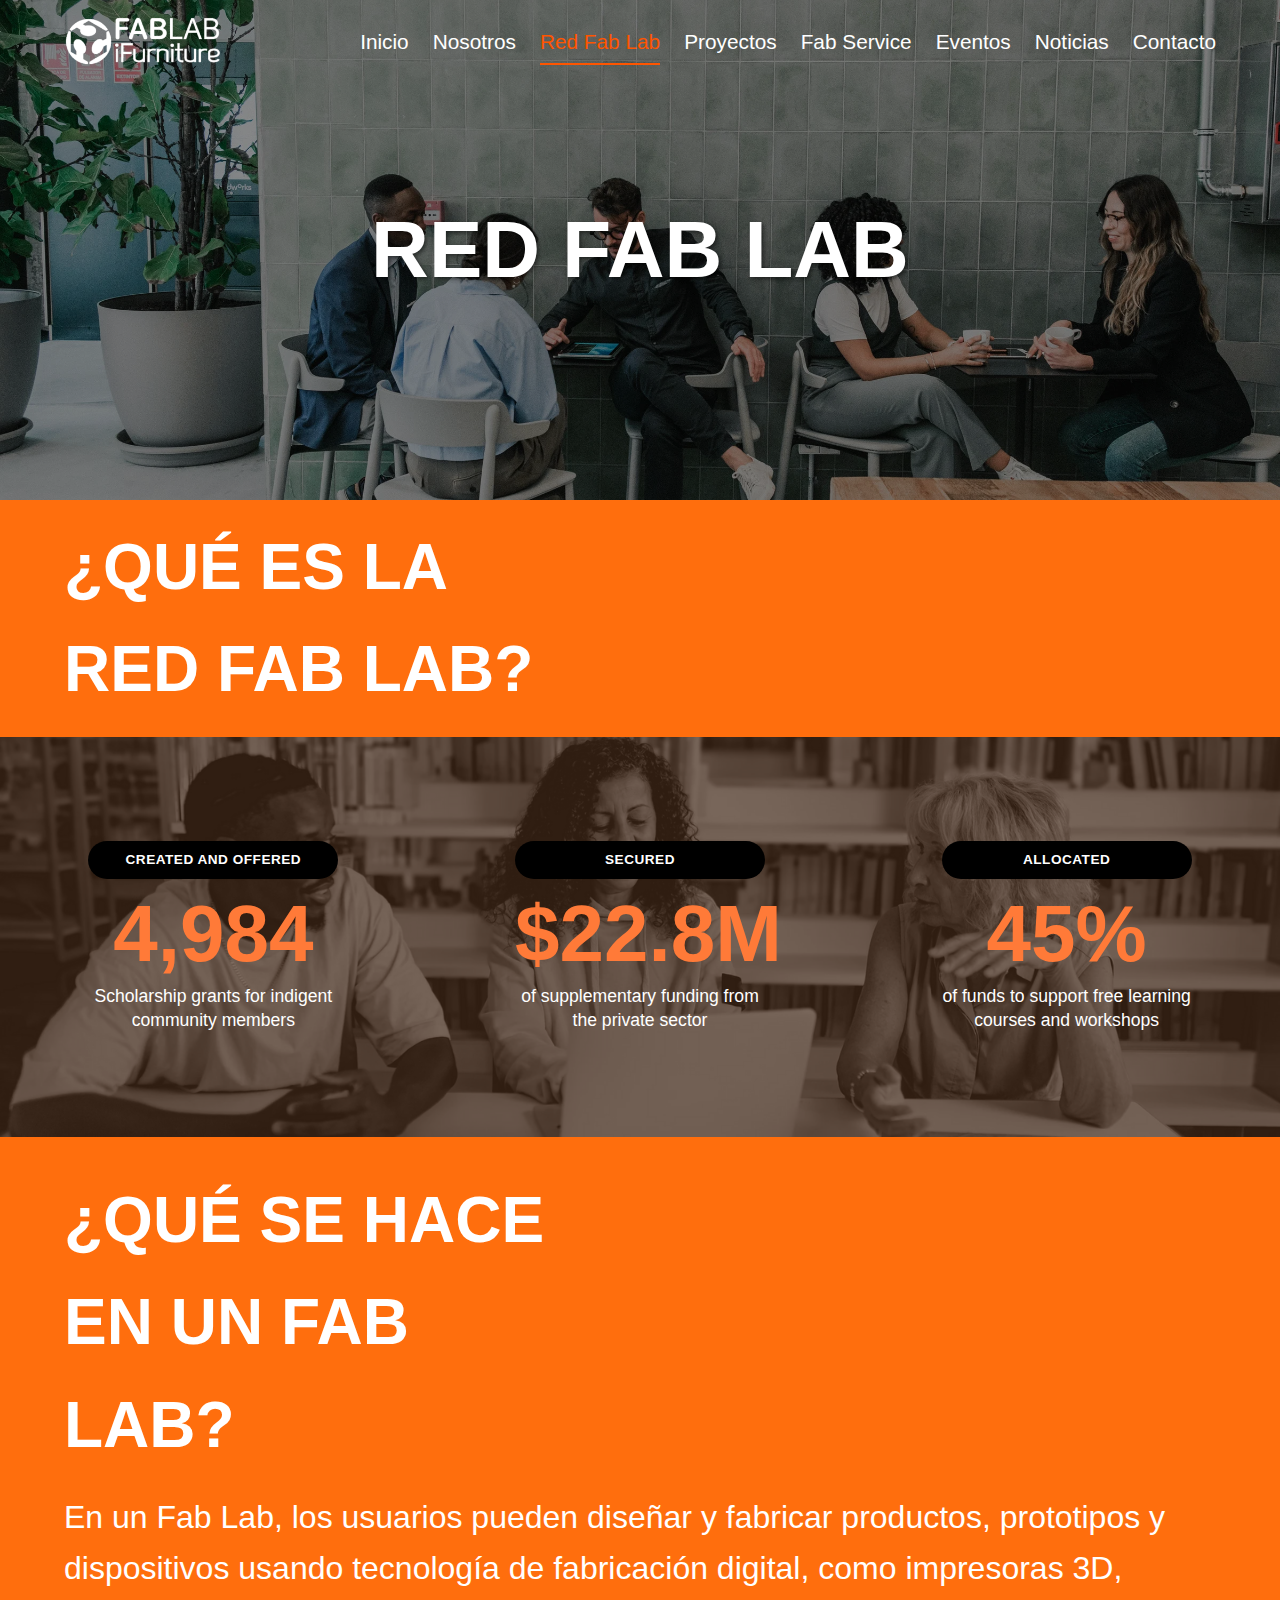
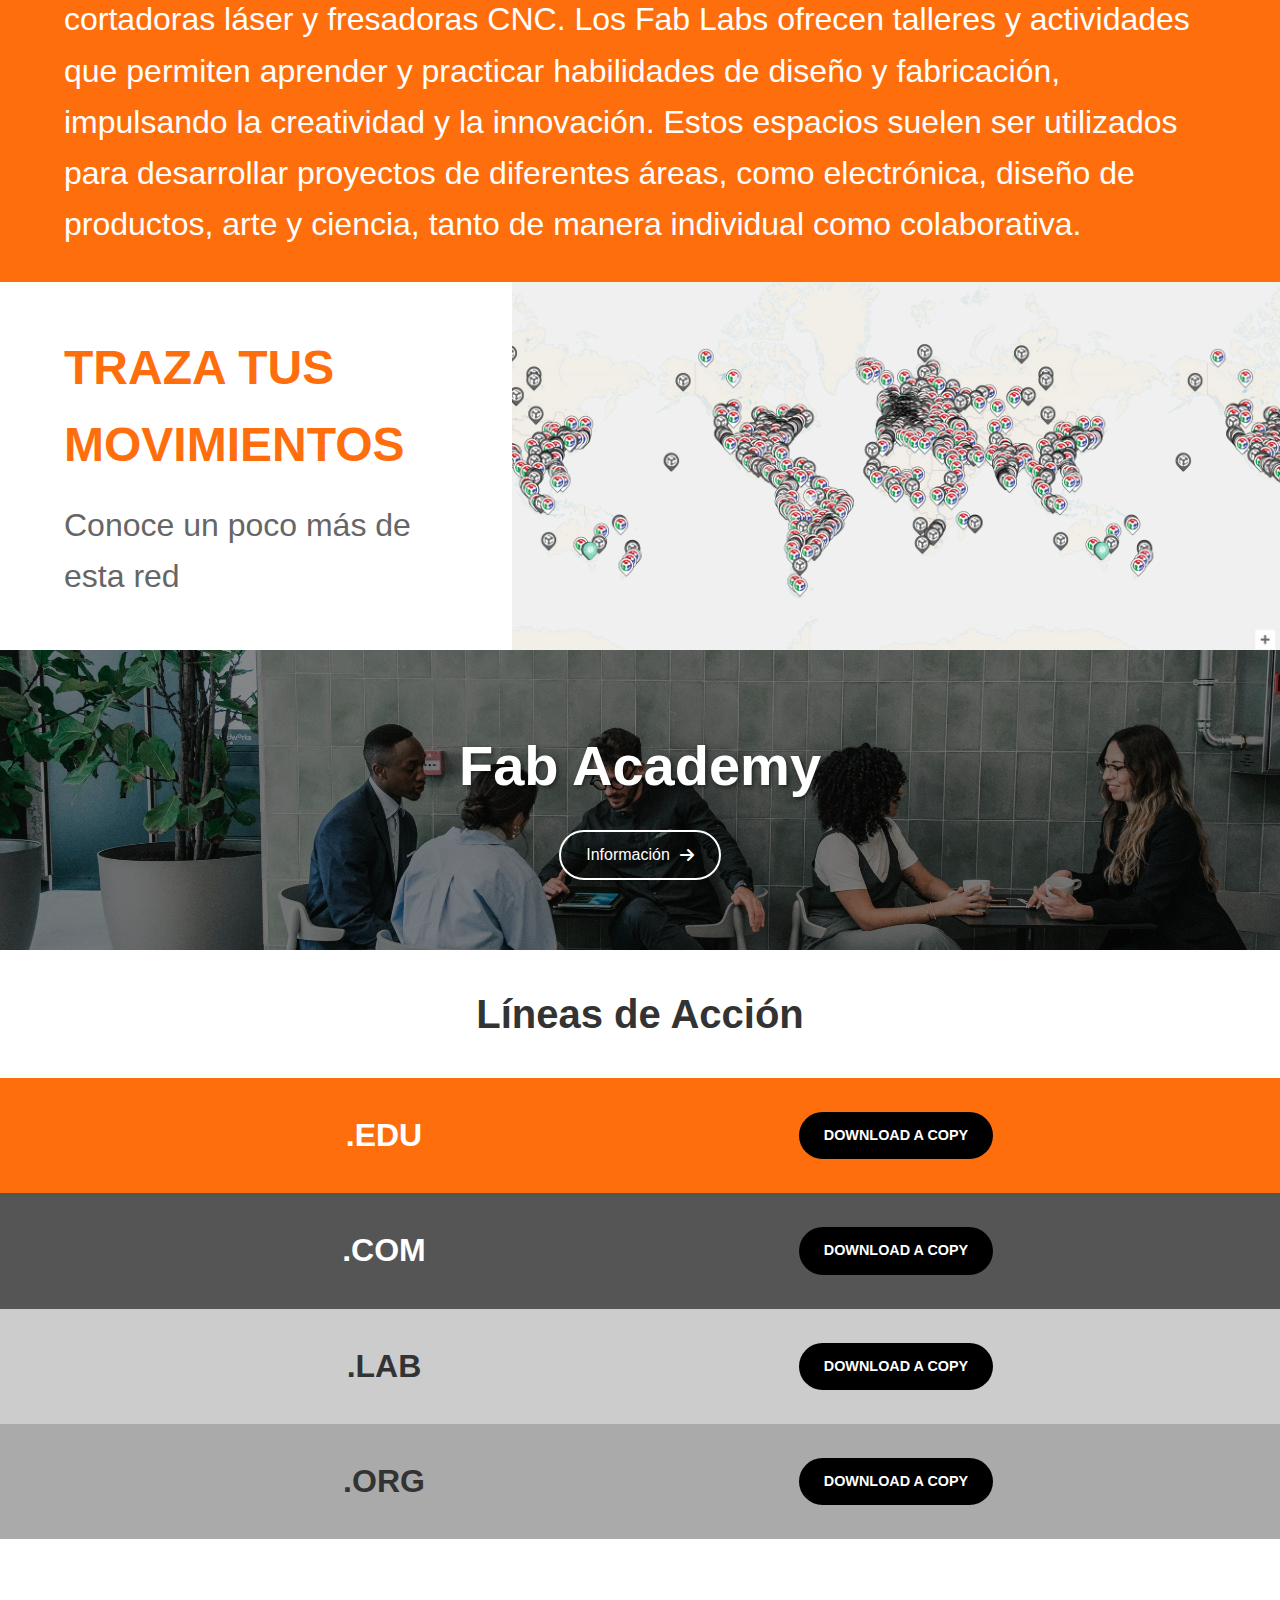
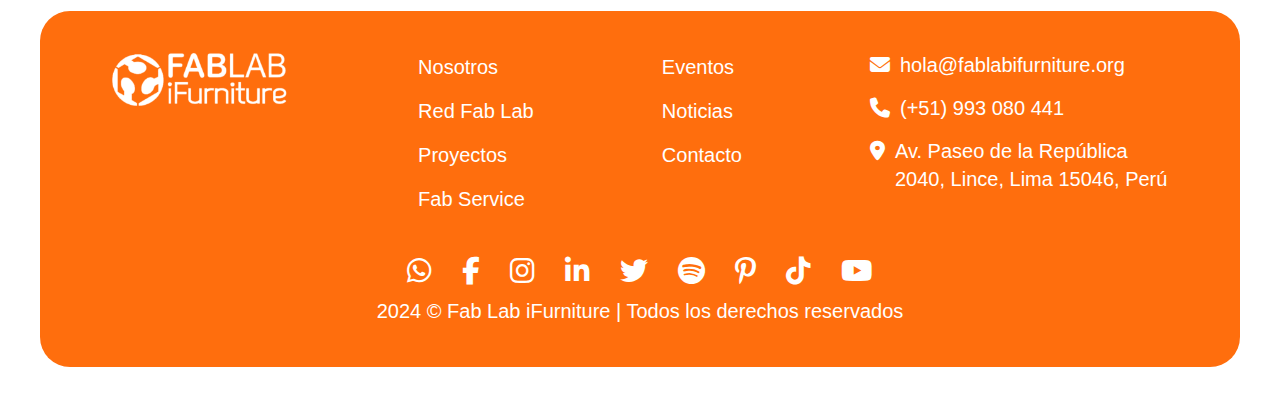
<file: red-fab-lab.html>
<!DOCTYPE html>
<html lang="es">
  <head>
    <meta charset="UTF-8" />
    <meta name="viewport" content="width=device-width, initial-scale=1.0" />
    <title>Fab Lab iFurniture - Red Fab Lab</title>
    <link rel="icon" href="images/favicon.ico" />
    <link rel="stylesheet" href="css/common.css" />
    <link rel="stylesheet" href="css/red-fab-lab.css" />
    <link
      rel="stylesheet"
      href="https://cdnjs.cloudflare.com/ajax/libs/font-awesome/6.2.0/css/all.min.css"
    />
  </head>
  <body>
    <div id="navbar-container"></div>

    <header class="page-header">
      <!--<img src="/components/images/redFabLab.webp" alt="">-->
      <div class="header-content">
        <h1>RED FAB LAB</h1>
      </div>
    </header>

    <div>
      <section class="info-section orange">
        <h2>¿QUÉ ES LA RED FAB LAB?</h2>
        <div class="stats-container">
          <div class="stat-item">
            <span class="tag">CREATED AND OFFERED</span>
            <p class="number">4,984</p>
            <p class="description">
              Scholarship grants for indigent community members
            </p>
          </div>

          <div class="stat-item">
            <span class="tag">SECURED</span>
            <p class="number">$22.8M</p>
            <p class="description">
              of supplementary funding from the private sector
            </p>
          </div>

          <div class="stat-item">
            <span class="tag">ALLOCATED</span>
            <p class="number">45%</p>
            <p class="description">
              of funds to support free learning courses and workshops
            </p>
          </div>
        </div>
      </section>

      <section class="info-section orange">
        <h2>¿QUÉ SE HACE EN UN FAB LAB?</h2>
        <div class="info-content">
          <p>
            En un Fab Lab, los usuarios pueden diseñar y fabricar productos,
            prototipos y dispositivos usando tecnología de fabricación digital,
            como impresoras 3D, cortadoras láser y fresadoras CNC. Los Fab Labs
            ofrecen talleres y actividades que permiten aprender y practicar
            habilidades de diseño y fabricación, impulsando la creatividad y la
            innovación. Estos espacios suelen ser utilizados para desarrollar
            proyectos de diferentes áreas, como electrónica, diseño de
            productos, arte y ciencia, tanto de manera individual como
            colaborativa.
          </p>
        </div>
      </section>

      <section class="map-section">
        <div class="map-content">
          <div class="map-text">
            <h2>TRAZA TUS MOVIMIENTOS</h2>
            <p>Conoce un poco más de esta red</p>
          </div>
          <div class="map-image">
            <!--<img src="/components/images/movimientos.webp" alt="">-->
          </div>
        </div>
      </section>

      <section class="academy-header">
        <!-- Nota: Aquí va la misma imagen de fondo que en la cabecera principal -->
        <div class="header-content">
          <h2>Fab Academy</h2>
          <a class="info-button">
            Información <i class="fas fa-arrow-right"></i>
          </a>
        </div>
      </section>

      <section class="action-lines">
        <h2>Líneas de Acción</h2>

        <div class="action-line edu">
          <div class="line-label">.EDU</div>
          <div class="download-button">
            <a href="#" class="download-link">DOWNLOAD A COPY</a>
          </div>
        </div>

        <div class="action-line com">
          <div class="line-label">.COM</div>
          <div class="download-button">
            <a href="#" class="download-link">DOWNLOAD A COPY</a>
          </div>
        </div>

        <div class="action-line lab">
          <div class="line-label">.LAB</div>
          <div class="download-button">
            <a href="#" class="download-link">DOWNLOAD A COPY</a>
          </div>
        </div>

        <div class="action-line org">
          <div class="line-label">.ORG</div>
          <div class="download-button">
            <a href="#" class="download-link">DOWNLOAD A COPY</a>
          </div>
        </div>
      </section>
    </div>

    <div id="footer-container"></div>

    <script src="js/main.js"></script>
    <script src="js/nav.js"></script>
    <script src="js/components.js"></script>
  </body>
</html>
</file>
<file: css/contacto.css>
/* contacto.css */

/* Header Styles */
.contact-header {
    position: relative;
    height: 600px;
    background-image: url('/components/images/queEsFabLab.webp');
    background-size: cover;
    background-position: center;
    color: white;
    display: flex;
    align-items: center;
    text-align: left;
    padding: 0 50px;
}

.contact-header::before {
    content: '';
    position: absolute;
    top: 0;
    left: 0;
    width: 100%;
    height: 100%;
    background-color: rgba(0, 0, 0, 0.6);
    z-index: 1;
}

.header-content {
    position: relative;
    z-index: 2;
    max-width: 700px;
    margin-top: 6rem;
}

.header-content h1 {
    font-size: 3.2rem;
    font-weight: 700;
    margin: 0 0 20px 0;
    line-height: 1.2;
}

.header-content p {
    font-size: 1.2rem;
    line-height: 1.5;
    margin: 0 0 30px 0;
}

.register-button {
    display: inline-block;
    padding: 15px 30px;
    background-color: #ff6e0d;
    color: white;
    text-decoration: none;
    font-weight: 600;
    border-radius: 5px;
    transition: background-color 0.3s ease;
}

.register-button:hover {
    background-color: #ff6e0d;
}

/* Map Section */
.map-section {
    width: 100%;
    height: 300px;
    overflow: hidden;
}

.map-section iframe {
    width: 100%;
    height: 100%;
    border: none;
}

/* Form Section */
.form-section {
    background-image: url('/components/images/nosotros1.webp');
    background-size: cover;
    background-position: center;
    padding: 50px 0;
    position: relative;
}

.form-section::before {
    content: '';
    position: absolute;
    top: 0;
    left: 0;
    width: 100%;
    height: 100%;
    background-color: rgba(0, 0, 0, 0.7);
    z-index: 1;
}

.form-container {
    position: relative;
    z-index: 2;
    display: flex;
    max-width: 1200px;
    margin: 0 auto;
    padding: 0 20px;
}

.form-intro {
    flex: 1;
    color: white;
    padding-right: 50px;
}

.form-intro h2 {
    font-size: 2.5rem;
    font-weight: 700;
    margin: 0 0 30px 0;
    line-height: 1.2;
}

.scheduling-info {
    display: flex;
    align-items: center;
    margin-top: 50px;
}

.gear-icon {
    font-size: 3rem;
    margin-right: 20px;
    color: white;
}

.scheduling-text h3 {
    font-size: 1.5rem;
    margin: 0 0 5px 0;
}

.scheduling-text p {
    font-size: 1.2rem;
    margin: 0;
}

.contact-form-wrapper {
    flex: 1;
}

.contact-form {
    width: 100%;
}

.form-group {
    margin-bottom: 20px;
}

.form-row {
    display: flex;
    gap: 20px;
}

.half-width {
    flex: 1;
}

.full-width {
    width: 100%;
}

.contact-form input,
.contact-form select,
.contact-form textarea {
    width: 100%;
    padding: 15px;
    border: 1px solid #ff6e0d;
    border-radius: 5px;
    background-color: white;
    font-size: 1rem;
    box-sizing: border-box;
}

.contact-form textarea {
    resize: vertical;
    min-height: 120px;
}

.select-wrapper {
    position: relative;
}

.select-arrow {
    position: absolute;
    right: 15px;
    top: 50%;
    transform: translateY(-50%);
    pointer-events: none;
    color: #ff6e0d;
}

.submit-button {
    width: 100%;
    padding: 15px;
    background-color: #ff6e0d;
    color: white;
    border: none;
    border-radius: 5px;
    font-size: 1.2rem;
    font-weight: 600;
    cursor: pointer;
    transition: background-color 0.3s ease;
}

.submit-button:hover {
    background-color: #ff6e0d;
}

/* Focus styles */
.contact-form input:focus,
.contact-form select:focus,
.contact-form textarea:focus {
    outline: none;
    border-color: #ff6e0d;
    box-shadow: 0 0 5px rgba(255, 107, 0, 0.5);
}

/* Responsive Styles */
@media (max-width: 992px) {
    .form-container {
        flex-direction: column;
    }
    
    .form-intro {
        padding-right: 0;
        margin-bottom: 40px;
    }
}

@media (max-width: 768px) {
    .contact-header {
        height: auto;
        padding: 60px 30px;
    }
    
    .header-content h1 {
        font-size: 2.5rem;
    }
    
    .form-intro h2 {
        font-size: 2rem;
    }
    
    .form-row {
        flex-direction: column;
        gap: 15px;
    }
}

@media (max-width: 576px) {
    .contact-header {
        padding: 50px 20px;
    }
    
    .header-content h1 {
        font-size: 2rem;
    }
    
    .header-content p {
        font-size: 1rem;
    }
    
    .form-intro h2 {
        font-size: 1.8rem;
    }
    
    .scheduling-info {
        flex-direction: column;
        align-items: flex-start;
    }
    
    .gear-icon {
        margin-bottom: 15px;
    }
}
</file>
<file: css/eventos.css>
/* eventos.css */

/* Header Styles */
.page-header {
    position: relative;
    height: 500px;
    background-image: url('/components/images/redFabLab.webp');
    background-size: cover;
    background-position: center;
    display: flex;
    align-items: center;
    justify-content: center;
    overflow: hidden;
}

.page-header::before {
    content: '';
    position: absolute;
    top: 0;
    left: 0;
    width: 100%;
    height: 100%;
    background-color: rgba(0, 0, 0, 0.5);
    z-index: 1;
}

.header-content {
    position: relative;
    z-index: 2;
    padding: 0 20px;
}

.header-content h1 {
    font-size: 5rem;
    font-weight: 700;
    margin: 0;
    color: #ffffff;
    letter-spacing: 2px;
}

/* Eventos Intro Styles */
h2 {
    text-align: center;
    color: #f4f4f4;
    font-size: 4rem;
    margin-bottom: 1rem;
    margin-top: 1rem;
    background-color: #5a5a5a;
}

/* Eventos Grid Styles */
.eventos-grid {
    display: grid;
    grid-template-columns: repeat(3, 1fr);
    gap: 0;
    max-width: 100%;
    margin: 0 auto;
}

.evento-card {
    position: relative;
    height: 350px;
    overflow: hidden;
}

.evento-image {
    position: relative;
    height: 100%;
    background-size: cover;
    background-position: center;
}

/* Set individual background images */
.evento-card:nth-child(1) .evento-image {
    background-image: url('/components/images/evento_openLab.png');
}

.evento-card:nth-child(2) .evento-image {
    background-image: url('/components/images/eventoCapacitaciones.webp');
}

.evento-card:nth-child(3) .evento-image {
    background-image: url('/components/images/eventoTalleres.webp');
}

.evento-image::before {
    content: '';
    position: absolute;
    top: 0;
    left: 0;
    width: 100%;
    height: 100%;
    background-color: rgba(0, 0, 0, 0.4);
}

.evento-overlay {
    position: absolute;
    top: 0;
    left: 0;
    width: 100%;
    height: 100%;
    display: flex;
    flex-direction: column;
    justify-content: space-between;
    align-items: center;
    padding: 40px 20px;
    box-sizing: border-box;
    color: white;
    z-index: 2;
}

.evento-overlay h3 {
    font-size: 2rem;
    font-weight: 700;
    margin: 0;
    letter-spacing: 1px;
}

.evento-button {
    display: inline-block;
    padding: 10px 25px;
    background-color: #ff6e0d;
    color: white;
    text-decoration: none;
    font-weight: 600;
    border-radius: 5px;
    transition: background-color 0.3s ease;
}

.evento-button:hover {
    background-color: #ff6e0d;
}

/* Responsive Styles */
@media (max-width: 992px) {
    .eventos-grid {
        grid-template-columns: repeat(2, 1fr);
    }
    
    .evento-card:last-child {
        grid-column: span 2;
    }
}

@media (max-width: 768px) {
    .header-content h1 {
        font-size: 3rem;
    }
     h2 {
        font-size: 1.5rem;
    }
    
    .evento-overlay h3 {
        font-size: 1.8rem;
    }
}

@media (max-width: 576px) {
    .page-header {
        height: 300px;
    }
    
    .header-content h1 {
        font-size: 2.5rem;
    }
    
    .eventos-grid {
        grid-template-columns: 1fr;
    }
    
    .evento-card:last-child {
        grid-column: span 1;
    }
    
    .evento-card {
        height: 300px;
    }
}
</file>
<file: css/fab-service.css>
/* fab-service.css */
/* Header Styles */
.page-header {
    position: relative;
    height: 500px;
    background-image: url('/components/images/redFabLab.webp');
    background-size: cover;
    background-position: center;
    display: flex;
    align-items: center;
    justify-content: center;
    overflow: hidden;
}

.page-header::before {
    content: '';
    position: absolute;
    top: 0;
    left: 0;
    width: 100%;
    height: 100%;
    background-color: rgba(0, 0, 0, 0.5);
    z-index: 1;
}

.header-content {
    position: relative;
    z-index: 2;
    padding: 0 20px;
}

.header-content h1 {
    font-size: 4rem;
    font-weight: 700;
    margin: 0;
    color: #f5f5f5;
    letter-spacing: 2px;
}

/* Service Intro Styles */
.service-intro {
    padding: 30px 20px;
    max-width: 1200px;
    margin: 0 auto;
    text-align: center;
}

.service-description {
    font-size: 2.5rem;
    line-height: 1.5;
    margin: 0;
    font-weight: 300;
}

.text-orange {
    color: #ff6e0d;
}

/* Services Grid Styles */
.services-grid {
    display: grid;
    grid-template-columns: repeat(auto-fit, minmax(300px, 1fr));
    gap: 30px;
    max-width: 1200px;
    margin: 0 auto;
    padding: 0 20px 60px;
}

.service-card {
    border: 1px solid #e0e0e0;
    border-radius: 10px;
    padding: 30px;
    display: flex;
    flex-direction: column;
    align-items: center;
    text-align: center;
    background-color: white;
    box-shadow: 0 2px 10px rgba(0, 0, 0, 0.05);
    transition: transform 0.3s ease, box-shadow 0.3s ease;
}

.service-card:hover {
    transform: translateY(-5px);
    box-shadow: 0 5px 15px rgba(0, 0, 0, 0.1);
}

.service-icon {
    width: 80px;
    height: 80px;
    margin-bottom: 20px;
}

.service-icon img {
    width: 100%;
    height: 100%;
    object-fit: contain;
}

.service-card h3 {
    font-size: 1.5rem;
    font-weight: 600;
    margin: 0 0 15px;
}

.service-card p {
    flex-grow: 1;
    margin: 0 0 20px;
    line-height: 1.6;
}

.info-button {
    width: 100%;
    display: flex;
    justify-content: center;
}

.info-circle {
    display: flex;
    justify-content: center;
    align-items: center;
    width: 40px;
    height: 40px;
    border-radius: 50%;
    background-color: #ff6e0d;
    color: white;
    text-decoration: none;
    transition: background-color 0.3s ease;
}

.info-circle:hover {
    background-color: #ff6e0d;
}

.more-info-btn {
    display: inline-block;
    padding: 10px 25px;
    background-color: #ff6e0d;
    color: white;
    text-decoration: none;
    border-radius: 5px;
    font-weight: 500;
    transition: background-color 0.3s ease;
}

.more-info-btn:hover {
    background-color: #ff6e0d;
}

/* Responsive Styles */
@media (max-width: 768px) {
    .header-content h1 {
        font-size: 3rem;
    }
    
    .service-description {
        font-size: 1.5rem;
    }
    
    .service-card {
        padding: 20px;
    }
}

@media (max-width: 480px) {
    .page-header {
        height: 300px;
    }
    
    .header-content h1 {
        font-size: 2.5rem;
    }
    
    .service-description {
        font-size: 1.3rem;
    }
    
    .services-grid {
        grid-template-columns: 1fr;
    }
}
</file>
<file: css/nosotros.css>
/* Estilos para la página Nosotros */
/* Estilos del header/banner */
.page-header {
    position: relative;
    height: 500px;
    background-image: url('/components/images/nosotros1.webp');
    background-size: cover;
    background-position: center;
    display: flex;
    align-items: center;
    justify-content: center;
}

.page-header::before {
    content: '';
    position: absolute;
    top: 0;
    left: 0;
    width: 100%;
    height: 100%;
    background-color: rgba(0, 0, 0, 0.5);
}

.header-content {
    position: relative;
    z-index: 1;
    text-align: center;
}

.header-content h1 {
    color: #ff6e0d;
    font-size: 5rem;
    background-color: rgb(255, 255, 255);
    padding: 10px 50px;
    margin: 0;
    display: inline-block;
}

/* Sección de introducción */
.about-intro {
    padding: 3rem 10%;
    background-color: #f7f7f7;
    position: relative;
}

.about-text {
    position: relative;
    max-width: 800px;
    margin: 0 auto;
    padding: 1rem;
    font-size: 2rem;
    line-height: 1.6;
}

.quote-left {
    position: absolute;
    top: 0;
    left: -20px;
    color: #ff6e0d;
    font-size: 2rem;
}

.quote-right {
    position: absolute;
    bottom: 0;
    right: 0;
    color: #ff6e0d;
    font-size: 2rem;
}

.highlight {
    color: #ff6e0d;
    font-weight: bold;
}

/* Sección de historia */
.history-section {
    padding: 2rem 0;
    background-color: #ffffff;
}

.history-section h2 {
    text-align: center;
    color: #f4f4f4;
    font-size: 4rem;
    margin-bottom: 3rem;
    background-color: #5a5a5a;
}
.subtitle{
    text-align: center;
    color: #f4f4f4;
    font-size: 4rem;
    margin-bottom: 3rem;
    background-color: #5a5a5a;
}

.timeline {
    display: flex;
    flex-direction: column;
    align-items: center;
}

.timeline-controls {
    display: flex;
    align-items: center;
    margin-bottom: 2rem;
    width: 100%;
    justify-content: center;
}

.prev-btn, .next-btn {
    background-color: transparent;
    border: none;
    color: #ff6e0d;
    font-size: 1.5rem;
    cursor: pointer;
}

.timeline-years {
    display: flex;
    justify-content: space-around;
    width: 60%;
    padding: 0 2rem;
}

.year {
    color: #888;
    position: relative;
    font-weight: bold;
    font-size: 40px;
}

.year::after {
    content: '•';
    display: block;
    text-align: center;
    color: #ff6e0d;
}

.timeline-content {
    width: 100%;
    display: flex;
    justify-content: center;
    height: 400px;
}

.timeline-card {
    display: flex;
    background-color: #fff;
    border-radius: 30px;
    box-shadow: 0 4px 15px rgba(0, 0, 0, 0.1);
    overflow: hidden;
    width: 80%;
    max-width: 900px;
    margin: 0 auto;
}

.timeline-image {
    flex: 1;
    height: 100%;
}

.timeline-image img {
    width: 100%;
    height: 100%;
    object-fit: cover;
}

.timeline-info {
    flex: 1;
    padding: 2rem;
    display: flex;
    flex-direction: column;
    justify-content: start;
    align-items: flex-start;
}
.timeline-info h2{
    font-size: 2rem;
    margin-bottom: 0.2rem;
    color: #525252;
    background-color: #ffffff;
}

.year-stamp {
    font-size: 1rem;
    font-weight: bold;
    color: #333;
    margin: 0;
}

.year-line {
    width: 200px;
    height: 4px;
    background-color: #ff6600;
    margin: 0.1rem 0 1rem;
}

.event-description {
    font-size: 1.2rem;
    color: #444;
}
/* Sección de valores con tarjetas giratorias */
.values-section {
    padding: 3rem 5%;
    background-color: #f7f7f7;
}

.cards-grid {
    display: grid;
    grid-template-columns: repeat(2, 1fr);
    gap: 20px;
    max-width: 900px;
    margin: 0 auto;
}

.flip-card {
    background-color: transparent;
    height: 200px;
    perspective: 1000px;
    cursor: pointer;
}

.flip-card-inner {
    position: relative;
    width: 100%;
    height: 100%;
    text-align: center;
    transition: transform 0.6s;
    transform-style: preserve-3d;}

.flip-card.flipped .flip-card-inner {
    transform: rotateY(180deg);
}

.flip-card-front, .flip-card-back {
    position: absolute;
    width: 100%;
    height: 100%;
    -webkit-backface-visibility: hidden;
    backface-visibility: hidden;
    border-radius: 10px;
    display: flex;
    align-items: center;
    justify-content: center;
}

.flip-card-front {
    background-size: cover;
    background-position: center;
    color: white;
    text-shadow: 1px 1px 3px rgba(0, 0, 0, 0.7);
}

.flip-card-front h3 {
    font-size: 1.8rem;
    margin: 0;
}

.mission {
    background-image: url('/components/images/mision.jpeg');
}

/* Capa de color encima de la imagen */
.mission::before {
    content: '';
    position: absolute;
    top: 0;
    right: 0;
    bottom: 0;
    left: 0;
    border-radius: 10px;
    background-color: rgba(224, 112, 51, 0.7); /* Ajusta el color y la opacidad */
    z-index: 0;
}

/* Asegura que el texto quede por encima del filtro */
.mission * {
    position: relative;
    z-index: 1;
}

.vision {
    background-image: url('/components/images/vision.webp');
}

.values {
    background-image: url('/components/images/valores.webp');
}

.philosophy {
    background-image: url('/components/images/filosofia.webp');
}
/* Capa de color encima de la imagen */
.philosophy::before {
    content: '';
    position: absolute;
    top: 0;
    right: 0;
    bottom: 0;
    left: 0;
    border-radius: 10px;
    background-color: rgba(224, 112, 51, 0.7); /* Ajusta el color y la opacidad */
    z-index: 0;
}

/* Asegura que el texto quede por encima del filtro */
.philosophy * {
    position: relative;
    z-index: 1;
}

.flip-card-back {
    transform: rotateY(180deg);
    padding: 20px;
    display: flex;
    align-items: center;
    justify-content: center;
    color: white;
}

.orange {
    background-color: #ff6e0d;
}

.gray {
    background-color: #555555;
}

/* Sección de sedes */
.locations-section {
    padding: 3rem 5%;
    background-color: #ffffff;
    text-align: center;
}

.locations-section h2 {
    color: #ff6e0d;
    margin-bottom: 1rem;
    font-size: 5rem;
}

.quote {
    font-style: italic;
    color: #555;
    margin-bottom: 2rem;
    font-size: 2rem;
}

.locations-grid {
    display: flex;
    justify-content: center;
    flex-wrap: wrap;
    gap: 20px;
    max-width: 1200px;
    margin: 0 auto;
}

.location-item {
    width: 100%;
    max-width: 550px;
    position: relative;
}

.location-header {
    background-color: #414141;
    color: white;
    font-size: 1.5rem;
    font-weight: bold;
    padding: 10px 20px;
    width: fit-content;
    text-align: center;
    margin-bottom: 10px;
    display: block;
    margin-left: auto;
    margin-right: auto;
}

.location-photo {
    position: relative;
    width: 100%;
    border-radius: 15px;
    overflow: hidden;
    aspect-ratio: 16/9;
}

.location-photo img {
    width: 100%;
    height: 100%;
    object-fit: cover;
    border-radius: 15px;
}

/* Responsive adjustments */
@media (max-width: 768px) {
    .location-item {
        max-width: 90%;
    }
}

@media (max-width: 480px) {
    .location-header {
        font-size: 1.2rem;
        margin: 0 auto 10px;
    }
}
/* Sección de organigrama */
.organization-section {
    padding: 3rem 5%;
    background-color: #f7f7f7;
    text-align: center;
}

.organization-section h2 {
    margin-bottom: 2rem;
}

.org-chart {
    min-height: 300px;
    /* Nota: Aquí irán los estilos específicos del organigrama */
}

/* Sección de tecnologías */
.technologies-section {
    padding: 3rem 5%;
    background-color: #ffffff;
    text-align: center;
}

.technologies-section h2 {
    color: #ff6e0d;
    margin-bottom: 2rem;
}

.tech-grid {
    display: flex;
    flex-wrap: wrap;
    justify-content: center;
    gap: 20px;
    /* Nota: Aquí irán los estilos específicos de los iconos de tecnología */
}

/* Sección del plano */
.floorplan-section {
    padding: 3rem 5%;
    background-color: #f7f7f7;
    text-align: center;
}

.floorplan-section h2 {
    margin-bottom: 2rem;
}

.floorplan {
    max-width: 900px;
    margin: 0 auto;
    /* Nota: Aquí irán los estilos específicos del plano */
}

/* Responsive */
@media (max-width: 768px) {
    .cards-grid {
        grid-template-columns: 1fr;
    }
    
    .locations-grid {
        flex-direction: column;
        align-items: center;
    }
    
    .location-item {
        width: 90%;
    }
    
    .timeline-years {
        width: 80%;
    }
    .history-section h2 {
        text-align: center;
        color: #f4f4f4;
        font-size: 2rem;
        margin-bottom: 3rem;
        background-color: #5a5a5a;
    }
    .header-content h1 {
        color: #ff6e0d;
        font-size: 3rem;
        background-color: rgb(255, 255, 255);
        padding: 10px 50px;
        margin: 0;
        display: inline-block;
    }
    .page-header {
        position: relative;
        height: 300px;
        background-image: url('/components/images/nosotros1.webp');
        background-size: cover;
        background-position: center;
        display: flex;
        align-items: center;
        justify-content: center;
    }
    .about-text {
        position: relative;
        max-width: 800px;
        margin: 0 auto;
        padding: 1.5rem;
        font-size: 1.1rem;
        line-height: 1.6;
    }
    .year {
        color: #888;
        position: relative;
        font-weight: bold;
        font-size: 20px;
    }
    .year-line {
        width: 50px;
        height: 2px;
        background-color: #ff6600;
        margin: 0.1rem 0 1rem;
    }
    .timeline-card h2{
        font-size: 20px;
        margin-bottom: 0;
        color: #333333;
        background-color: #ffffff;
    }
    .locations-section h2 {
        color: #ff6e0d;
        margin-bottom: 1rem;
        font-size: 2rem;
    }
    
    .quote {
        font-style: italic;
        color: #555;
        margin-bottom: 2rem;
        font-size: 1rem;
    }
    .event-description{
        font-size: 0.85rem;
        color: #444;
    }
}

/* Team Section */
.team-section {
    padding: 60px 15% 80px;
    background-color: #f9f9f9;
    min-height: 500px;
    max-height: 100%;
    overflow: hidden;
    position: relative;
}

.team-nav {
    display: flex;
    justify-content: flex-start;
    margin-bottom: 30px;
    border-bottom: 1px solid #ddd;
    flex-wrap: wrap;
}

.team-nav-btn {
    background: none;
    border: none;
    padding: 10px 20px;
    margin: 0 10px 5px 0;
    font-size: 25px;
    color: #2e2e2e;
    position: relative;
    cursor: pointer;
    transition: color 0.3s ease;
}

.team-nav-btn.active {
    color: #ff6b00;
}

.team-nav-btn.active::after {
    content: '';
    position: absolute;
    bottom: -1px;
    left: 0;
    width: 100%;
    height: 2px;
    background-color: #ff6b00;
}

.team-members {
    position: relative;
    width: 100%;
}

.team-profile {
    display: none;
    width: 100%;
}

.team-profile.active {
    display: block;
}

.profile-card {
    display: flex;
    background-color: #ececec;
    border-radius: 0;
    overflow: hidden;
    max-height: 600px;
}

.profile-info {
    flex: 1;
    padding: 40px;
    position: relative;
    display: flex;
    flex-direction: column;
    justify-content: center;
}

.profile-info h3 {
    font-size: 35px;
    margin-bottom: 25px;
    color: #000000;
    font-weight: 500;
}

.profile-description {
    color: #333;
    line-height: 1.6;
    margin-bottom: 20px;
    font-size: 25px;
}

.profile-link {
    color: #FF6B00;
    font-weight: bold;
    text-decoration: none;
    font-size: 25px;
    display: inline-flex;
    align-items: center;
    margin-top: 10px;
}

.profile-image-container {
    flex: 1;
    position: relative;
    overflow: hidden;
    max-height: 600px;
}

.profile-image-container img {
    padding: 30px;
    max-width: 100%;
    height: auto;
}

.dots-pattern {
    position: absolute;
    top: 0;
    left: 0;
    width: 100%;
    height: 100%;
    z-index: 1;
}

.profile-image {
    position: relative;
    height: 100%;
    z-index: 2;
    display: flex;
    align-items: center;
    justify-content: center;
}

.profile-image img:first-child {
    position: absolute;
    width: 100%;
    height: 100%;
    object-fit: cover;
    z-index: 1;
}

.profile-image img:last-child {
    width: 100%;
    height: 100%;
    object-fit: cover;
    object-position: center;
    z-index: 2;
    position: relative;
}

/* Pantallas grandes (desktop) */
@media (min-width: 1200px) {
    .team-section {
        padding: 80px 15%;
    }
    
    .profile-info h3 {
        font-size: 35px;
    }
    
    .profile-description {
        font-size: 22px;
    }
    
    .profile-link {
        font-size: 22px;
    }
}

/* Pantallas medianas (laptop) */
@media (max-width: 1199px) and (min-width: 992px) {
    .team-section {
        padding: 60px 10%;
    }
    
    .profile-info h3 {
        font-size: 30px;
    }
    
    .profile-description {
        font-size: 18px;
    }
    
    .profile-link {
        font-size: 18px;
    }
    
    .team-nav-btn {
        font-size: 22px;
    }
}

/* Pantallas tablet */
@media (max-width: 991px) and (min-width: 768px) {
    .team-section {
        padding: 50px 8%;
        height: auto;
    }
    
    .profile-card {
        flex-direction: column-reverse;
        max-height: none;
    }
    
    .profile-image-container {
        height: 350px;
    }
    
    .profile-info {
        padding: 30px;
    }
    
    .profile-info h3 {
        font-size: 28px;
        margin-bottom: 15px;
    }
    
    .profile-description {
        font-size: 16px;
    }
    
    .profile-link {
        font-size: 16px;
    }
    
    .team-nav-btn {
        font-size: 20px;
        padding: 8px 15px;
    }
}

/* Pantallas pequeñas (mobile) */
@media (max-width: 767px) {
    .team-section {
        padding: 40px 5%;
        height: auto;
    }
    
    .profile-card {
        flex-direction: column-reverse;
        max-height: none;
    }
    
    .profile-image-container {
        height: 300px;
    }
    
    .profile-info {
        padding: 25px 20px;
    }
    
    .profile-info h3 {
        font-size: 24px;
        margin-bottom: 15px;
    }
    
    .profile-description {
        font-size: 14px;
        margin-bottom: 15px;
    }
    
    .profile-link {
        font-size: 14px;
    }
    
    .team-nav {
        overflow-x: auto;
        justify-content: flex-start;
        padding-bottom: 5px;
    }
    
    .team-nav-btn {
        font-size: 16px;
        padding: 8px 12px;
        margin: 0 5px;
        white-space: nowrap;
    }
    
    .profile-image-container img {
        padding: 15px;
    }
}

/* Pantallas muy pequeñas */
@media (max-width: 480px) {
    .team-section {
        padding: 30px 15px;
    }
    
    .profile-image-container {
        height: 250px;
    }
    
    .profile-info h3 {
        font-size: 20px;
        margin-bottom: 10px;
    }
    
    .profile-description {
        font-size: 13px;
        line-height: 1.4;
    }
    
    .profile-link {
        font-size: 13px;
    }
    
    .team-nav-btn {
        font-size: 14px;
        padding: 6px 10px;
        margin: 0 3px;
    }
    
    .profile-image-container img {
        padding: 10px;
    }
}
</file>
<file: css/noticias.css>
/* noticias.css */

/* Header Styles */
.page-header {
    position: relative;
    height: 400px;
    background-image: url('/components/images/redFabLab.webp');
    background-size: cover;
    background-position: center;
    color: white;
    display: flex;
    align-items: center;
    justify-content: center;
    text-align: center;
}

.page-header::before {
    content: '';
    position: absolute;
    top: 0;
    left: 0;
    width: 100%;
    height: 100%;
    background-color: rgba(0, 0, 0, 0.5);
    z-index: 1;
}

.header-content {
    position: relative;
    z-index: 2;
    padding: 0 20px;
}

.header-content h1 {
    font-size: 4rem;
    font-weight: 700;
    margin: 0;
    letter-spacing: 2px;
}

/* News Section Styles */
main {
    background-color: #f5f5f5;
}

.news-section {
    display: flex;
    max-width: 1200px;
    margin: 0 auto;
    padding: 40px 20px;
    gap: 30px;
}

.news-layout-1 {
    flex-direction: row;
}

.news-layout-2 {
    flex-direction: row-reverse;
}

.news-image {
    flex: 1;
    position: relative;
    max-width: 40%;
}

.news-image img {
    width: 100%;
    height: auto;
    display: block;
}

.quote-overlay {
    position: absolute;
    bottom: 0;
    left: 0;
    width: 100%;
    background-color: #ff6e0d;
    color: white;
    padding: 15px;
    box-sizing: border-box;
}

.quote {
    font-style: italic;
    margin: 0 0 10px 0;
    font-size: 1rem;
    line-height: 1.4;
}

.quote-author {
    margin: 0;
    font-weight: 600;
    font-size: 0.9rem;
    background-color: #000;
    display: inline-block;
    padding: 5px 10px;
}

.news-content {
    flex: 1.5;
}

.news-title {
    color: #ff6e0d;
    font-size: 2.2rem;
    margin: 0 0 20px 0;
    font-weight: 600;
}

.news-content p {
    margin: 0 0 20px 0;
    line-height: 1.6;
}

.key-elements ol {
    padding-left: 20px;
}

.key-elements li {
    margin-bottom: 10px;
    line-height: 1.5;
}

.highlight {
    color: #ff6e0d;
    font-weight: 600;
}

/* Memoria Section Styles */
.memoria-section {
    padding: 0;
    position: relative;
}

.memoria-container {
    position: relative;
    max-width: 100%;
}

.memoria-header {
    position: absolute;
    top: 0;
    left: 0;
    right: 0;
    background-color: #ff6e0d;
    color: white;
    display: flex;
    align-items: center;
    justify-content: center;
    padding: 15px;
    z-index: 2;
}

.memoria-logo {
    width: 40px;
    height: 40px;
    margin-right: 10px;
}

.memoria-logo img {
    width: 100%;
    height: 100%;
    object-fit: contain;
}

.memoria-header h2 {
    margin: 0;
    font-size: 1.8rem;
    font-weight: 600;
}

.memoria-image {
    width: 100%;
    height: 520px;
    overflow: hidden;
}

.memoria-image img {
    width: 100%;
    height: auto;
    display: block;
    filter: grayscale(100%);
}

.navigation-arrows {
    position: absolute;
    bottom: 50%;
    transform: translateY(50%);
    width: 100%;
    display: flex;
    justify-content: space-between;
    padding: 0 20px;
    box-sizing: border-box;
    pointer-events: none;
}

.arrow-left, .arrow-right {
    background-color: #ff6e0d;
    color: white;
    border: none;
    width: 50px;
    height: 50px;
    font-size: 1.5rem;
    cursor: pointer;
    display: flex;
    align-items: center;
    justify-content: center;
    border-radius: 50%;
    pointer-events: auto;
}

.arrow-left:hover, .arrow-right:hover {
    background-color: #ff6e0d;
}

/* Bottom Image Section */
.bottom-image {
    width: 100%;
    height: auto;
}

.bottom-image img {
    width: 100%;
    height: auto;
    display: block;
}

/* Responsive Styles */
@media (max-width: 992px) {
    .news-section {
        flex-direction: column;
    }
    
    .news-image {
        max-width: 100%;
    }
}

@media (max-width: 768px) {
    .header-content h1 {
        font-size: 3rem;
    }
    
    .news-title {
        font-size: 1.8rem;
    }
    
    .navigation-arrows {
        padding: 0 10px;
    }
    
    .arrow-left, .arrow-right {
        width: 40px;
        height: 40px;
        font-size: 1.2rem;
    }
    .memoria-image {
        width: 100%;
        height: 320px;
        overflow: hidden;
    }
}

@media (max-width: 576px) {
    .page-header {
        height: 300px;
    }
    
    .header-content h1 {
        font-size: 2.5rem;
    }
    
    .quote-overlay {
        position: relative;
    }
    
    .memoria-header h2 {
        font-size: 1.5rem;
    }
}
</file>
<file: css/proyectos.css>
/* proyectos.css */

/* Estilos para el encabezado */
.proyectos-header {
    position: relative;
    background-image: url('/components/images/nosotros1.webp');
    background-size: cover;
    background-position: center;
    height: 300px;
    display: flex;
    align-items: center;
    justify-content: center;
    color: white;
    text-align: center;
}

.header-overlay {
    position: absolute;
    top: 0;
    left: 0;
    width: 100%;
    height: 100%;
    background-color: rgba(0, 0, 0, 0.5);
}

.header-content {
    position: relative;
    z-index: 2;
}

.proyectos-header h1 {
    font-size: 4rem;
    font-weight: bold;
    text-transform: uppercase;
    margin: 0;
    letter-spacing: 2px;
}

/* Sección de cita */
.quote-section {
    padding: 40px 20px;
    background-color: #f8f8f8;
    text-align: center;
}

.quote-container {
    max-width: 900px;
    margin: 0 auto;
}

.quote-container h2 {
    font-size: 1.8rem;
    color: #666;
    font-weight: normal;
    line-height: 1.5;
    margin: 0;
}

.highlight {
    color: #ff6e0d;
    font-weight: bold;
}

/* Sección de proyectos */
.projects-section {
    padding: 50px 20px;
    max-width: 1200px;
    margin: 0 auto;
}

.projects-grid {
    display: grid;
    grid-template-columns: repeat(auto-fill, minmax(300px, 1fr));
    gap: 30px;
}

.project-card {
    background-color: white;
    border-radius: 20px;
    overflow: hidden;
    box-shadow: 0 5px 15px rgba(0, 0, 0, 0.1);
    transition: transform 0.3s ease, box-shadow 0.3s ease;
}

.project-card:hover {
    transform: translateY(-5px);
    box-shadow: 0 10px 25px rgba(0, 0, 0, 0.15);
}

.project-image {
    width: 100%;
    height: 200px;
    overflow: hidden;
}

.project-image img {
    width: 100%;
    height: 100%;
    object-fit: cover;
    transition: transform 0.3s ease;
}

.project-card:hover .project-image img {
    transform: scale(1.05);
}

.project-info {
    padding: 15px 20px;
}

.project-title {
    color: #ff6e0d;
    font-size: 1.25rem;
    margin: 0 0 5px 0;
    font-weight: bold;
}

.project-author {
    color: #666;
    font-size: 0.9rem;
    margin: 0;
}

/* Firma */
.signature {
    text-align: right;
    padding: 10px 20px;
    color: #ccc;
    font-size: 0.8rem;
}

/* Responsive */
@media (max-width: 768px) {
    .proyectos-header h1 {
        font-size: 3rem;
    }
    
    .quote-container h2 {
        font-size: 1.5rem;
    }
    
    .projects-grid {
        grid-template-columns: repeat(auto-fill, minmax(250px, 1fr));
        gap: 20px;
    }
}

@media (max-width: 480px) {
    .proyectos-header h1 {
        font-size: 2.5rem;
    }
    
    .quote-container h2 {
        font-size: 1.2rem;
    }
    
    .projects-grid {
        grid-template-columns: 1fr;
    }
    
    .project-image {
        height: 180px;
    }
}
</file>
<file: css/red-fab-lab.css>
/* Estilos para la página Red Fab Lab */

/* Estilos del header/banner */
.page-header {
  position: relative;
  height: 500px;
  background-image: url("/components/images/redFabLab.webp");
  background-size: cover;
  background-position: center;
  display: flex;
  align-items: center;
  justify-content: center;
  overflow: hidden;
}

.page-header::before {
  content: "";
  position: absolute;
  top: 0;
  left: 0;
  width: 100%;
  height: 100%;
  background-color: rgba(0, 0, 0, 0.4);
}

.header-content {
  position: relative;
  z-index: 1;
  text-align: center;
  width: 100%;
  padding: 0 20px;
}

.header-content h1 {
  color: #ffffff;
  font-size: 5rem;
  margin: 0;
  font-weight: 700;
  text-shadow: 2px 2px 4px rgba(0, 0, 0, 0.5);
}

/* Secciones de información con fondo naranja */
.info-section {
  padding: 1rem 0;
  color: #ffffff;
}

.info-section.orange {
  background-color: #ff6e0d;
}

.info-section h2 {
  font-size: 4rem;
  width: 50%;
  padding: 0 5%;
  margin-bottom: 1rem;
}

.info-content {
  padding: 0 5% 1rem;
}

.info-content p {
  font-size: 2rem;
  line-height: 1.6;
}

/* Sección del mapa */
.map-section {
  background-color: #f0f0f0;
  padding: 0;
}

.map-content {
  display: flex;
  align-items: stretch;
}

.map-text {
  flex: 1;
  background-color: #ffffff;
  padding: 3rem 5%;
  display: flex;
  flex-direction: column;
  justify-content: center;
}

.map-text h2 {
  color: #ff6e0d;
  font-size: 3rem;
  margin-bottom: 1rem;
}

.map-text p {
  color: #666;
  font-size: 2rem;
}

.map-image {
  flex: 2;
  background-image: url("/components/images/movimientos.webp");
  background-size: cover;
  background-position: center;
  min-height: 350px;
}

/* Academia section */
.academy-header {
  position: relative;
  height: 300px;
  background-image: url("/components/images/redFabLab.webp");
  background-size: cover;
  background-position: center;
  display: flex;
  align-items: center;
  justify-content: center;
}

.academy-header::before {
  content: "";
  position: absolute;
  top: 0;
  left: 0;
  width: 100%;
  height: 100%;
  background-color: rgba(0, 0, 0, 0.4);
}

.academy-header .header-content h2 {
  color: #ffffff;
  font-size: 3.5rem;
  margin: 0 0 20px;
  font-weight: 700;
  text-shadow: 2px 2px 4px rgba(0, 0, 0, 0.5);
}

.info-button {
  display: inline-flex;
  align-items: center;
  background-color: transparent;
  border: 2px solid #ffffff;
  color: #ffffff;
  padding: 10px 25px;
  border-radius: 50px;
  text-decoration: none;
  font-size: 1rem;
  font-weight: 500;
  transition: all 0.3s ease;
}

.info-button i {
  margin-left: 10px;
}

.info-button:hover {
  background-color: rgba(255, 255, 255, 0.2);
}

/* Sección de líneas de acción */
.action-lines {
  padding: 2rem 0;
  background-color: #ffffff;
}

.action-lines h2 {
  text-align: center;
  font-size: 2.5rem;
  margin-bottom: 2rem;
  color: #333;
}

.action-line {
  display: flex;
  justify-content: space-between;
  align-items: center;
  padding: 2rem 10%;
}

.line-label {
  font-size: 2rem;
  font-weight: 700;
  flex: 1;
  text-align: center;
}

.download-button {
  flex: 1;
  display: flex;
  justify-content: center;
}

.download-link {
  display: inline-block;
  background-color: #000000;
  color: #ffffff;
  padding: 12px 25px;
  border-radius: 50px;
  text-decoration: none;
  font-weight: 600;
  font-size: 0.9rem;
  transition: background-color 0.3s ease;
}

.download-link:hover {
  background-color: #333333;
}

/* Colores específicos para cada línea de acción */
.action-line.edu {
  background-color: #ff6e0d; /* Naranja */
  color: #ffffff;
}

.action-line.com {
  background-color: #555555; /* Gris oscuro */
  color: #ffffff;
}

.action-line.lab {
  background-color: #cccccc; /* Gris claro */
  color: #333333;
}

.action-line.org {
  background-color: #aaaaaa; /* Gris medio */
  color: #333333;
}

/* Sección de información adicional */
.academy-info {
  padding: 4rem 10%;
  background-color: #f7f7f7;
}

/* Responsive */
@media (max-width: 992px) {
  .map-content {
    flex-direction: column;
  }

  .map-image {
    min-height: 250px;
  }
  .info-section h2 {
    font-size: 1.8rem;
    width: 30rem;
  }
}

@media (max-width: 768px) {
  .header-content h1,
  .academy-header .header-content h2 {
    font-size: 2.5rem;
  }

  .action-line {
    flex-direction: column;
    padding: 2rem 5%;
  }

  .line-label {
    margin-bottom: 1rem;
  }

  .info-section h2 {
    font-size: 1.8rem;
    width: 30rem;
  }
  .info-content {
    padding: 0 5% 1rem;
  }
  
  .info-content p {
    font-size: 1rem;
    line-height: 1.6;
  }
}

/* Sección de estadísticas */
.stats-container {
  display: flex;
  flex-wrap: wrap;
  justify-content: space-around;
  align-items: center;
  background-color: rgba(0, 0, 0, 0.75);
  position: relative;
  padding: 40px 0;
  height: 400px;
  text-align: center;
  overflow: hidden;
}

.stats-container::before {
  content: "";
  background-image: url("/components/images/queEsFabLab.webp");
  background-size: cover;
  background-position: center;
  position: absolute;
  top: 0;
  left: 0;
  right: 0;
  bottom: 0;
  opacity: 0.5;
  z-index: 0;
  filter: grayscale(100%);
}

.stat-item {
  flex: 1;
  min-width: 250px;
  max-width: 250px;
  position: relative;
  z-index: 1;
  display: flex;
  flex-direction: column;
  justify-content: center;
}

.tag {
  background-color: black;
  color: white;
  padding: 8px 15px;
  border-radius: 30px;
  font-size: 0.85rem;
  font-weight: 600;
  text-transform: uppercase;
  letter-spacing: 0.5px;
  display: flex;
  margin-bottom: 15px;
  justify-content: center;
}

.number {
  font-size: 5rem;
  color: #ff7a38;
  font-weight: bold;
  line-height: 1;
  width: 100%;
  text-align: center;
}

.description {
  font-size: 1.1rem;
  margin: 10px auto 0;
  max-width: 280px;
  color: white;
  line-height: 1.4;
}

/* Responsive adjustments */
@media (max-width: 992px) {
  .number {
    font-size: 4.5rem;
  }

  .description {
    font-size: 1rem;
  }
}

@media (max-width: 768px) {
  .stats-container {
    height: auto;
    padding: 60px 10px;
  }

  .stat-item {
    padding: 30px 10px;
  }

  .number {
    font-size: 4rem;
  }
}

@media (max-width: 576px) {
  .stat-item:last-child {
    margin-bottom: 0;
  }

  .number {
    font-size: 3.5rem;
  }

  .description {
    max-width: 250px;
  }
  .stats-container {
    height: auto;
    padding: 60px 10px;
  }

  .stat-item {
    padding: 30px 10px;
  }

  .number {
    font-size: 4rem;
  }
}
</file>
<file: css/common.css>
/* Reset básico y estilos generales */
* {
    margin: 0;
    padding: 0;
    box-sizing: border-box;
}

body {
    font-family: Arial, sans-serif;
    line-height: 1.6;
}

/* Estilos para la barra de navegación */
.navbar {
    display: flex;
    justify-content: space-between;
    align-items: center;
    background-color: transparent; /* Changed from #fff to transparent */
    padding: 1rem 5%;
    box-shadow: none; /* Removed the shadow */
    position: absolute; /* Changed from sticky to absolute */
    top: 0;
    left: 0;
    width: 100%;
    z-index: 1000;
}

.logo img {
    height: 50px;
}

.nav-menu {
    display: flex;
    list-style: none;
}

.nav-menu li {
    margin-left: 1.5rem;
}

.nav-menu a {
    text-decoration: none;
    color: #fff; /* Changed text color to white for better visibility on dark backgrounds */
    font-weight: 500;
    transition: color 0.3s ease;
    font-size: 1.3rem;
}

.nav-menu a:hover, .nav-menu a.active {
    color: #ff5500; /* Changed hover color to orange to match the image */
}

/* Add a line under the active link */
.nav-menu a.active::after {
    content: '';
    display: block;
    width: 100%;
    height: 2px;
    background-color: #ff5500;
    margin-top: 5px;
}

.navbar-toggle {
    display: none;
    background: transparent;
    border: none;
    cursor: pointer;
}

.bar {
    display: block;
    width: 25px;
    height: 3px;
    margin: 5px auto;
    background-color: #fff; /* Changed to white for visibility */
}

/* Main content needs top padding to not be hidden under the navbar */
main {
    min-height: 80vh;
    padding-top: calc(70px + 2rem); /* Add enough padding to account for navbar height */
    padding-left: 5%;
    padding-right: 5%;
    padding-bottom: 2rem;
}

/* Media queries for responsive design */
@media (max-width: 768px) {
    .navbar {
        background-color: rgba(0,0,0,0.7); /* Add semi-transparent background for mobile */
        position: fixed; /* Keep it fixed on mobile */
    }
    
    .navbar-toggle {
        display: block;
    }
    
    .nav-menu {
        position: fixed;
        left: -100%;
        top: 70px;
        flex-direction: column;
        background-color: rgba(0,0,0,0.9); /* Semi-transparent dark background */
        width: 100%;
        text-align: center;
        transition: 0.3s;
        box-shadow: 0 10px 10px rgba(0,0,0,0.1);
        padding: 2rem 0;
    }
    
    .nav-menu.active {
        left: 0;
    }
    
    .nav-menu li {
        margin: 1.5rem 0;
    }
    
    .nav-menu a {
        color: #fff;
    }
}

/*Footer*/
.fablab-footer {
    background-color: #ff6e0d;
    color: white;
    padding: 40px 70px;
    border-radius: 30px;
    margin: 40px;
    font-family: 'Arial', sans-serif;
}

.footer-container {
    display: flex;
    justify-content: space-between;
    flex-wrap: wrap;
    margin-bottom: 30px;
    position: relative;
}

/* Logo Styles */
.footer-logo img {
    width: 180px;
    height: auto;
}

/* Navigation Styles */
.footer-nav ul {
    list-style: none;
    padding: 0;
    margin: 0;
}

.footer-nav ul li {
    margin-bottom: 12px;
}

.footer-nav ul li a {
    color: white;
    text-decoration: none;
    font-size: 20px;
    transition: opacity 0.3s;
}

.footer-nav ul li a:hover {
    opacity: 0.8;
}

/* Contact Info Styles */
.footer-contact {
    max-width: 300px;
}

.contact-item {
    display: flex;
    align-items: flex-start;
    margin-bottom: 15px;
}

.contact-item i {
    margin-right: 10px;
    margin-top: 4px;
    font-size: 20px;
}

.contact-item a, .contact-item p {
    color: white;
    text-decoration: none;
    font-size: 20px;
    margin: 0;
    line-height: 1.4;
}

.contact-item a:hover {
    opacity: 0.8;
}

/* Social Icons Styles */
.social-icons {
    display: flex;
    justify-content: center;
    margin-bottom: 0px;
    flex-wrap: wrap;
}

.social-icons a {
    display: flex;
    justify-content: center;
    align-items: center;
    margin: 0 15px;
    color: white;
    transition: transform 0.3s;
    text-decoration: none
}

.social-icons a i {
    font-size: 28px; /* Tamaño de icono más grande */
}

.social-icons a:hover {
    transform: translateY(-3px);
    background-color: rgba(255, 255, 255, 0.3);
}

/* Copyright Styles */
.copyright {
    text-align: center;
    font-size: 20px;
    padding-top: 10px;
}

.copyright p {
    margin: 0;
}

/* Responsive Adjustments */
@media (max-width: 992px) {
    .footer-container {
        flex-direction: column;
    }
    .footer-container:after {
        display: none;
    }
    
    .footer-logo, .footer-nav, .footer-contact {
        margin-bottom: 30px;
        width: 100%;
    }
    
    .footer-nav ul {
        display: flex;
        flex-wrap: wrap;
    }
    
    .footer-nav ul li {
        margin-right: 20px;
    }
}

@media (max-width: 576px) {
    .footer-container {
        flex-direction: column;
        margin-bottom: 0px;
    }
    .footer-logo, .footer-nav, .footer-contact {
        margin-bottom: 5px;
        width: 100%;
    }
    .fablab-footer {
        padding: 30px 20px;
        border-radius: 20px;
        margin: 10px;
    }
    
    .social-icons a {
        width: 35px;
        height: 35px;
        margin: 0 5px 10px;
    }
}
</file>
